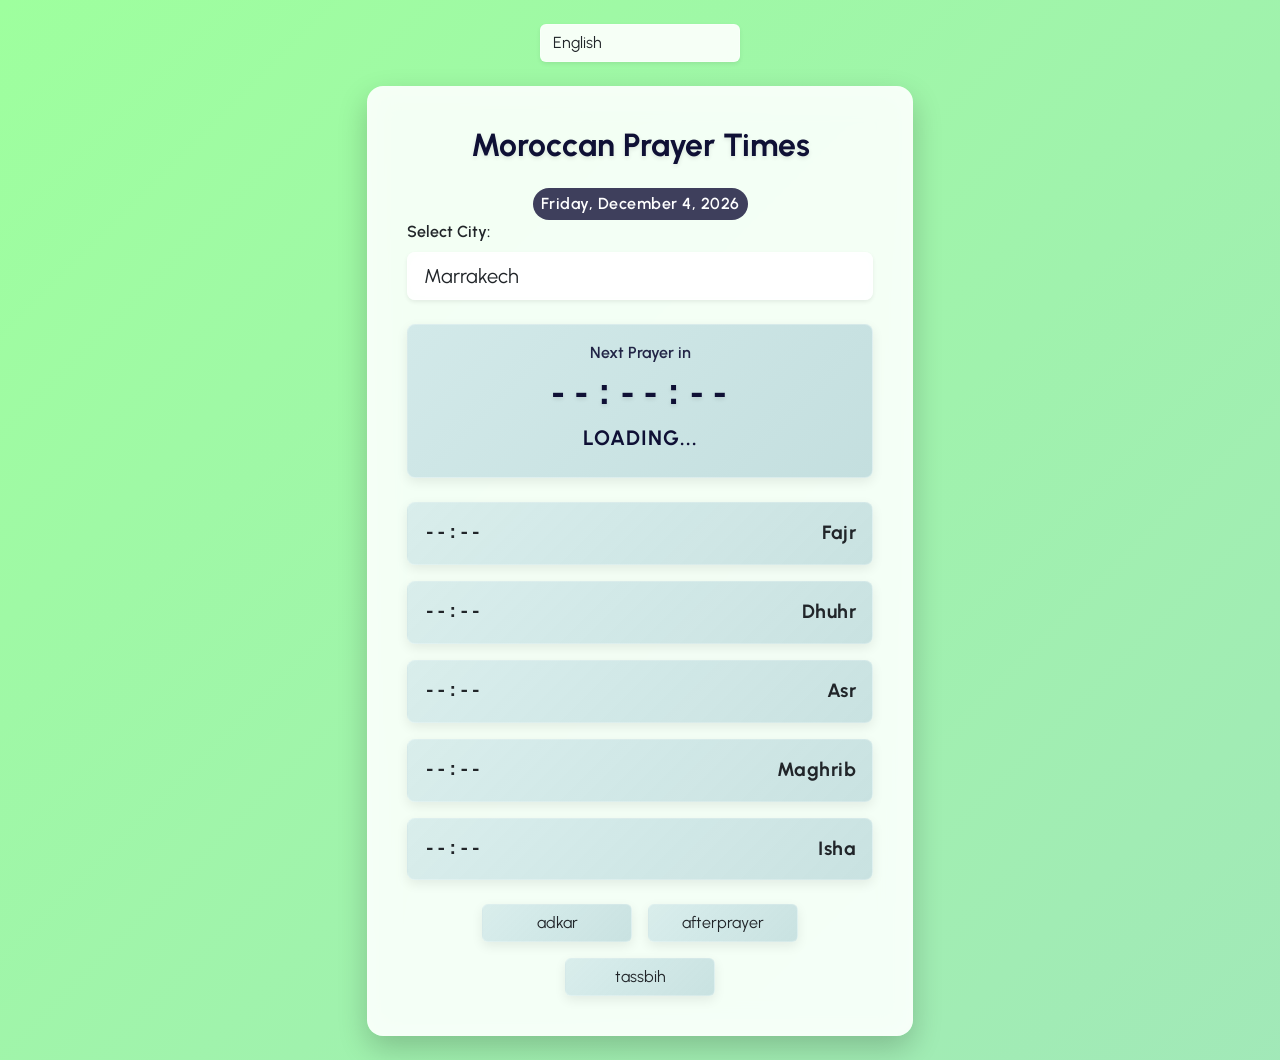
<file: index.html>
<!DOCTYPE html>
<html lang="en">
  <head>
    <meta charset="UTF-8" />
    <meta name="viewport" content="width=device-width, initial-scale=1.0" />
    <title>Moroccan Prayer Times</title>
    <link
      href="https://cdn.jsdelivr.net/npm/bootstrap@5.3.0/dist/css/bootstrap.min.css"
      rel="stylesheet"
    />
    <link rel="icon" href="praying.png" type="image/x-icon" />
    <link rel="preconnect" href="https://fonts.googleapis.com" />
    <link rel="preconnect" href="https://fonts.gstatic.com" crossorigin />
    <link
      href="https://fonts.googleapis.com/css2?family=Amiri:ital@0;1&family=Urbanist:ital,wght@0,600;1,600&display=swap"
      rel="stylesheet"
    />
    <link rel="stylesheet" href="style.css" />
  </head>
  <body class="d-flex align-items-center justify-content-center py-4">
    <div class="container">
      <div class="row justify-content-center">
        <div class="col-12 col-md-8 col-lg-6">
          <!-- Language Selector -->
          <div class="language-selector mb-4">
            <select id="language" class="form-select shadow-sm">
              <option value="en">English</option>
              <option value="fr">Français</option>
              <option value="ar">العربية</option>
            </select>
          </div>

          <div class="card prayer-card border-0 rounded-4 p-3 p-md-4">
            <div class="card-body">
              <h1 class="card-title app-title text-center mb-4" id="app-title">
                Moroccan Prayer Times
              </h1>

              <!-- Current Date Display -->
              <div class="mt-3 text-center">
                <div
                  class="badge bg-primary bg-opacity-75 text-white fs-6 p-2 rounded-pill"
                  id="current-date"
                >
                  Loading date...
                </div>
              </div>

              <!-- City Selection -->
              <div class="mb-4">
                <label for="city" class="form-label fw-semibold" id="city-label"
                  >Select City:</label
                >
                <select id="city" class="form-select form-select-lg shadow-sm">
                  <option value="Marrakech">Marrakech</option>
                  <option value="Casablanca">Casablanca</option>
                  <option value="Rabat">Rabat</option>
                  <option value="Salé">Salé</option>
                  <option value="Fès">Fès</option>
                  <option value="Tanger">Tanger</option>
                  <option value="Agadir">Agadir</option>
                  <option value="Meknès">Meknès</option>
                  <option value="Oujda">Oujda</option>
                  <option value="Tetouan">Tetouan</option>
                  <option value="Al Hoceima">Al Hoceima</option>
                  <option value="Ouarzazate">Ouarzazate</option>
                </select>
              </div>

              <!-- Countdown Section -->
              <div class="countdown-section rounded-3 p-3 mb-4 text-center">
                <p class="countdown-label mb-1" id="countdown-label">
                  Next Prayer in
                </p>
                <p class="countdown-timer mb-0" id="countdown">--:--:--</p>
                <p class="next-prayer-name mb-2" id="next-prayer-name">
                  Loading...
                </p>
              </div>

              <!-- Prayer Times -->
              <div class="prayer-times">
                <div
                  class="prayer-time d-flex justify-content-between align-items-center rounded-3 p-3 mb-3"
                  id="fajr"
                >
                  <span class="prayer-hour" id="fajr-time">--:--</span>
                  <span class="prayer-name" id="fajr-label">Fajr</span>
                </div>
                <div
                  class="prayer-time d-flex justify-content-between align-items-center rounded-3 p-3 mb-3"
                  id="dhuhr"
                >
                  <span class="prayer-hour" id="dhuhr-time">--:--</span>
                  <span class="prayer-name" id="dhuhr-label">Dhuhr</span>
                </div>
                <div
                  class="prayer-time d-flex justify-content-between align-items-center rounded-3 p-3 mb-3"
                  id="asr"
                >
                  <span class="prayer-hour" id="asr-time">--:--</span>
                  <span class="prayer-name" id="asr-label">Asr</span>
                </div>
                <div
                  class="prayer-time d-flex justify-content-between align-items-center rounded-3 p-3 mb-3"
                  id="maghrib"
                >
                  <span class="prayer-hour" id="maghrib-time">--:--</span>
                  <span class="prayer-name" id="maghrib-label">Maghrib</span>
                </div>
                <div
                  class="prayer-time d-flex justify-content-between align-items-center rounded-3 p-3"
                  id="isha"
                >
                  <span class="prayer-hour" id="isha-time">--:--</span>
                  <span class="prayer-name" id="isha-label">Isha</span>
                </div>
                <br />
                <div class="d-flex flex-wrap justify-content-center gap-3">
                  <a href="adkarAr.html">
                    <button class="btn prayer-time" style="width: 150px">
                      adkar
                    </button>
                  </a>
                  <a href="afterprayerAr.html">
                    <button class="btn prayer-time" style="width: 150px">
                      afterprayer
                    </button>
                  </a>
                  <a href="tassbih.html">
                    <button class="btn prayer-time" style="width: 150px">
                      tassbih
                    </button>
                  </a>
                </div>
              </div>
            </div>
          </div>
        </div>
      </div>
    </div>

    <script src="https://cdn.jsdelivr.net/npm/bootstrap@5.3.0/dist/js/bootstrap.bundle.min.js"></script>
    <script src="script.js"></script>
  </body>
</html>
</file>
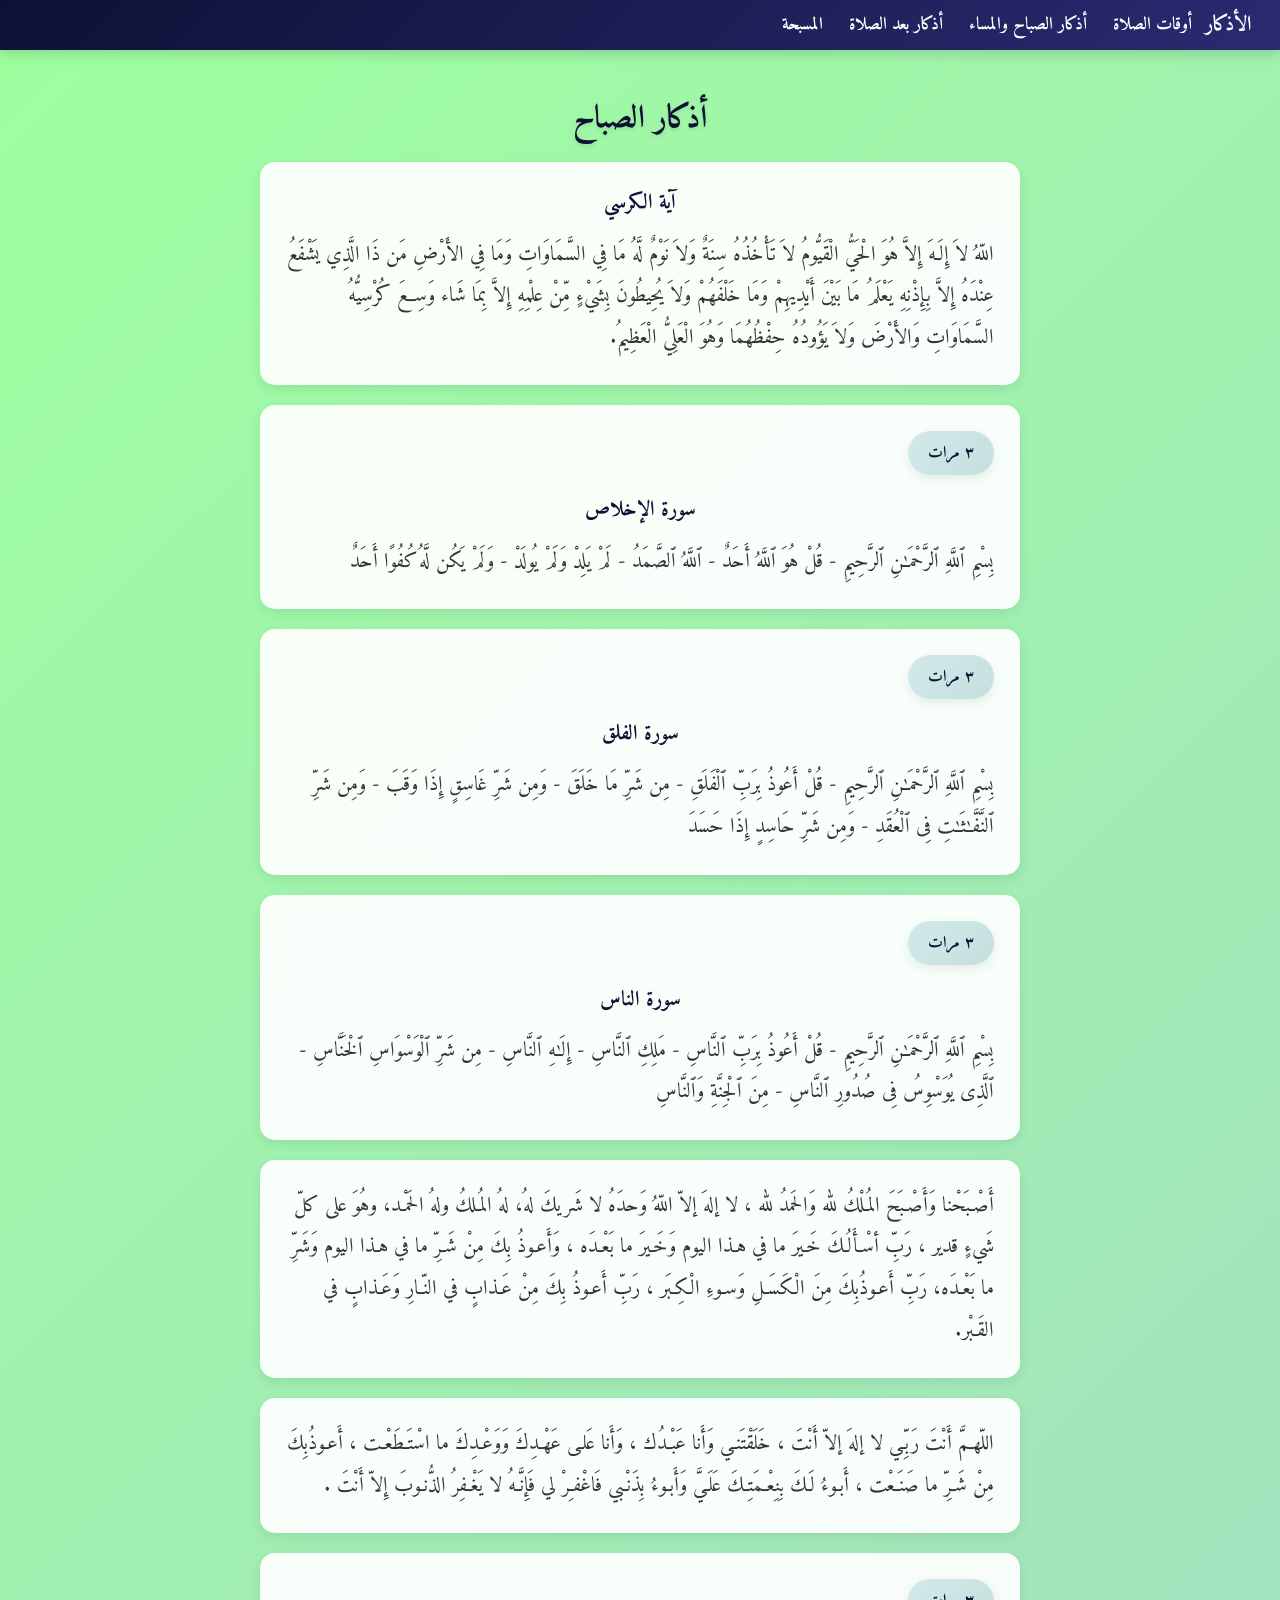
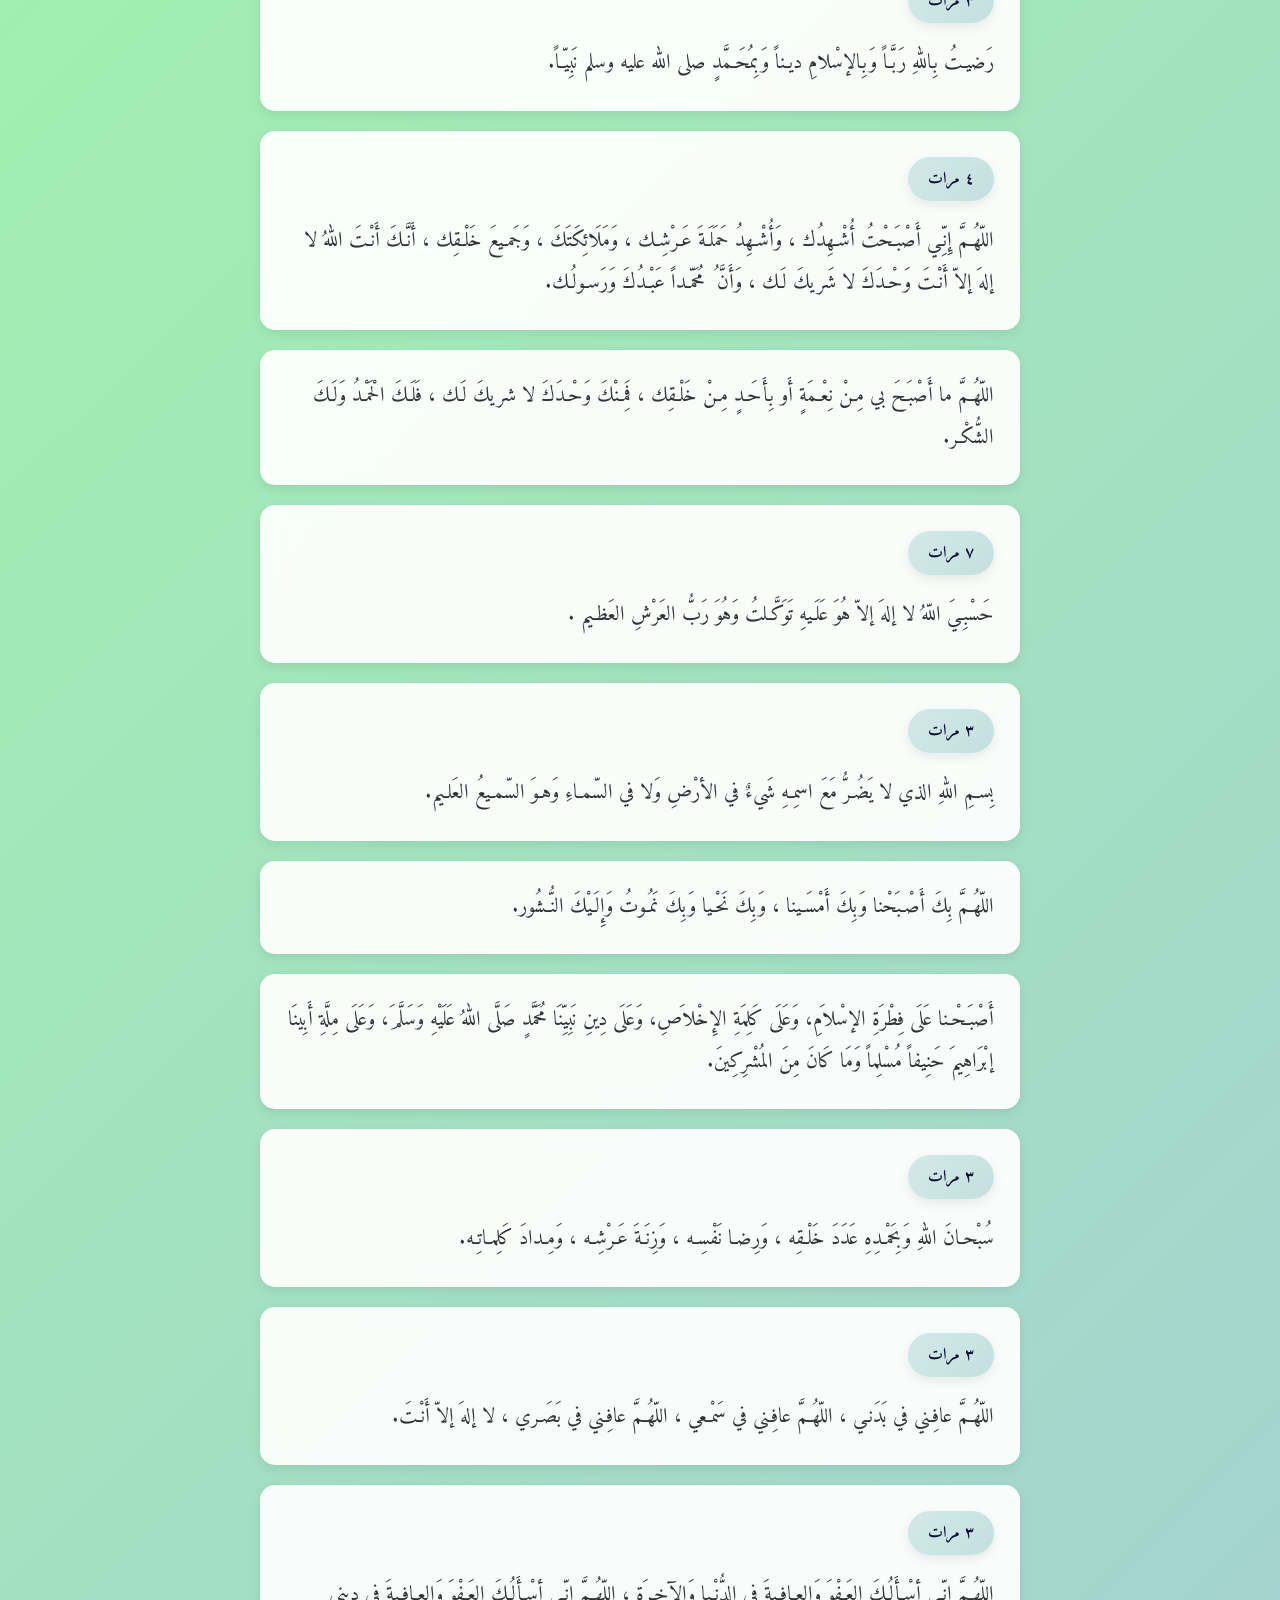
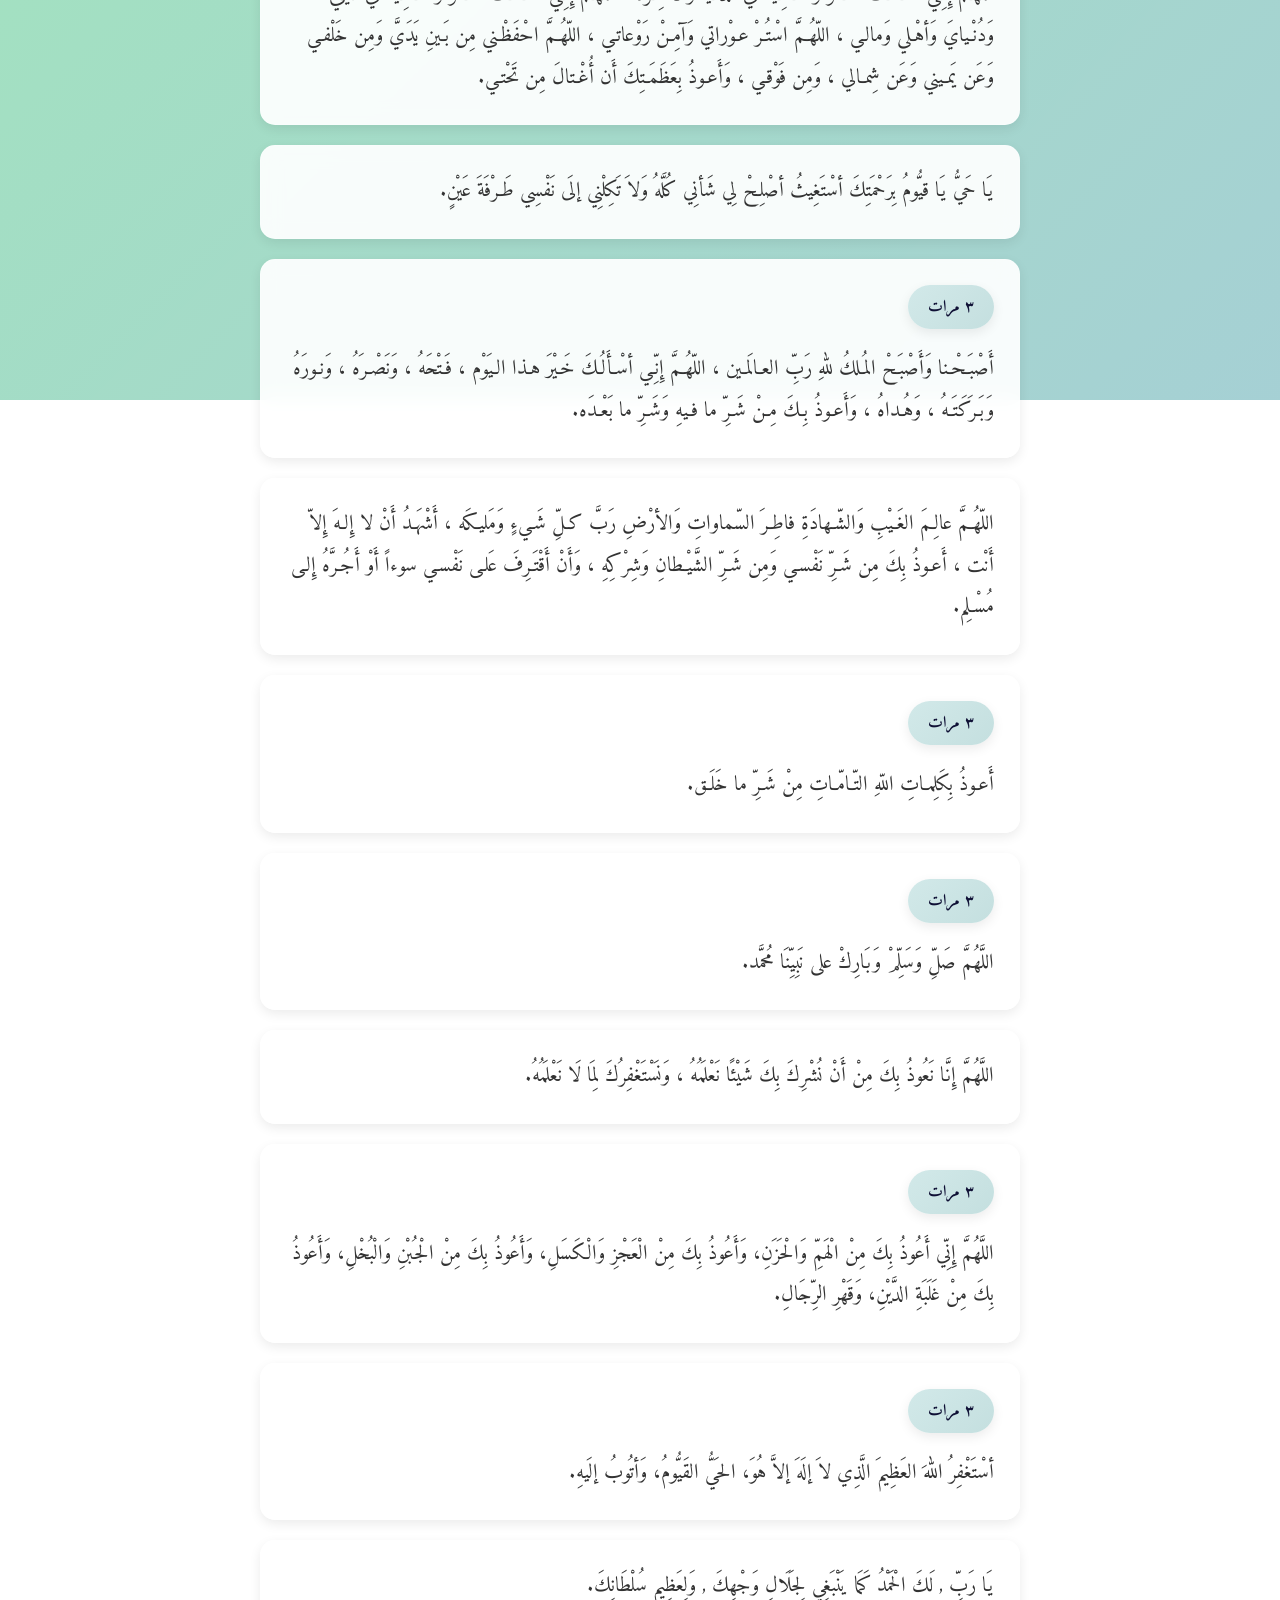
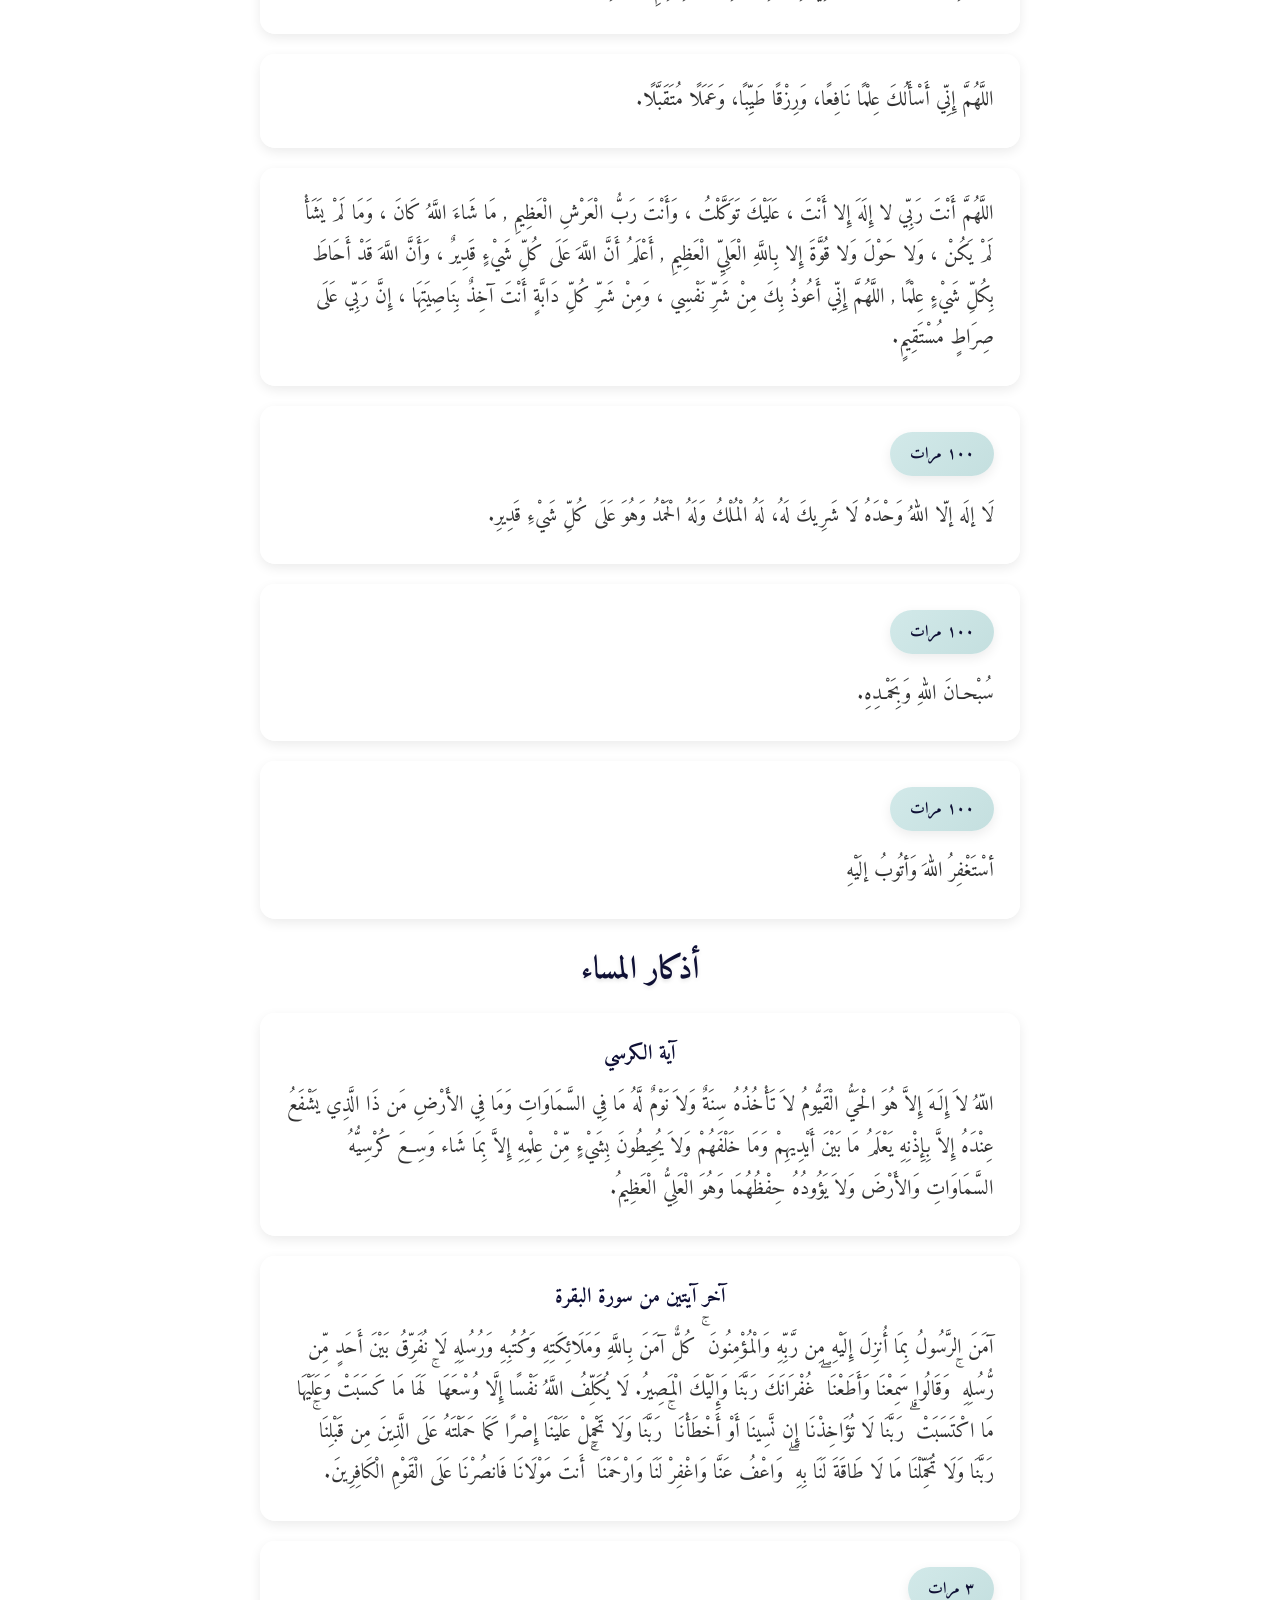
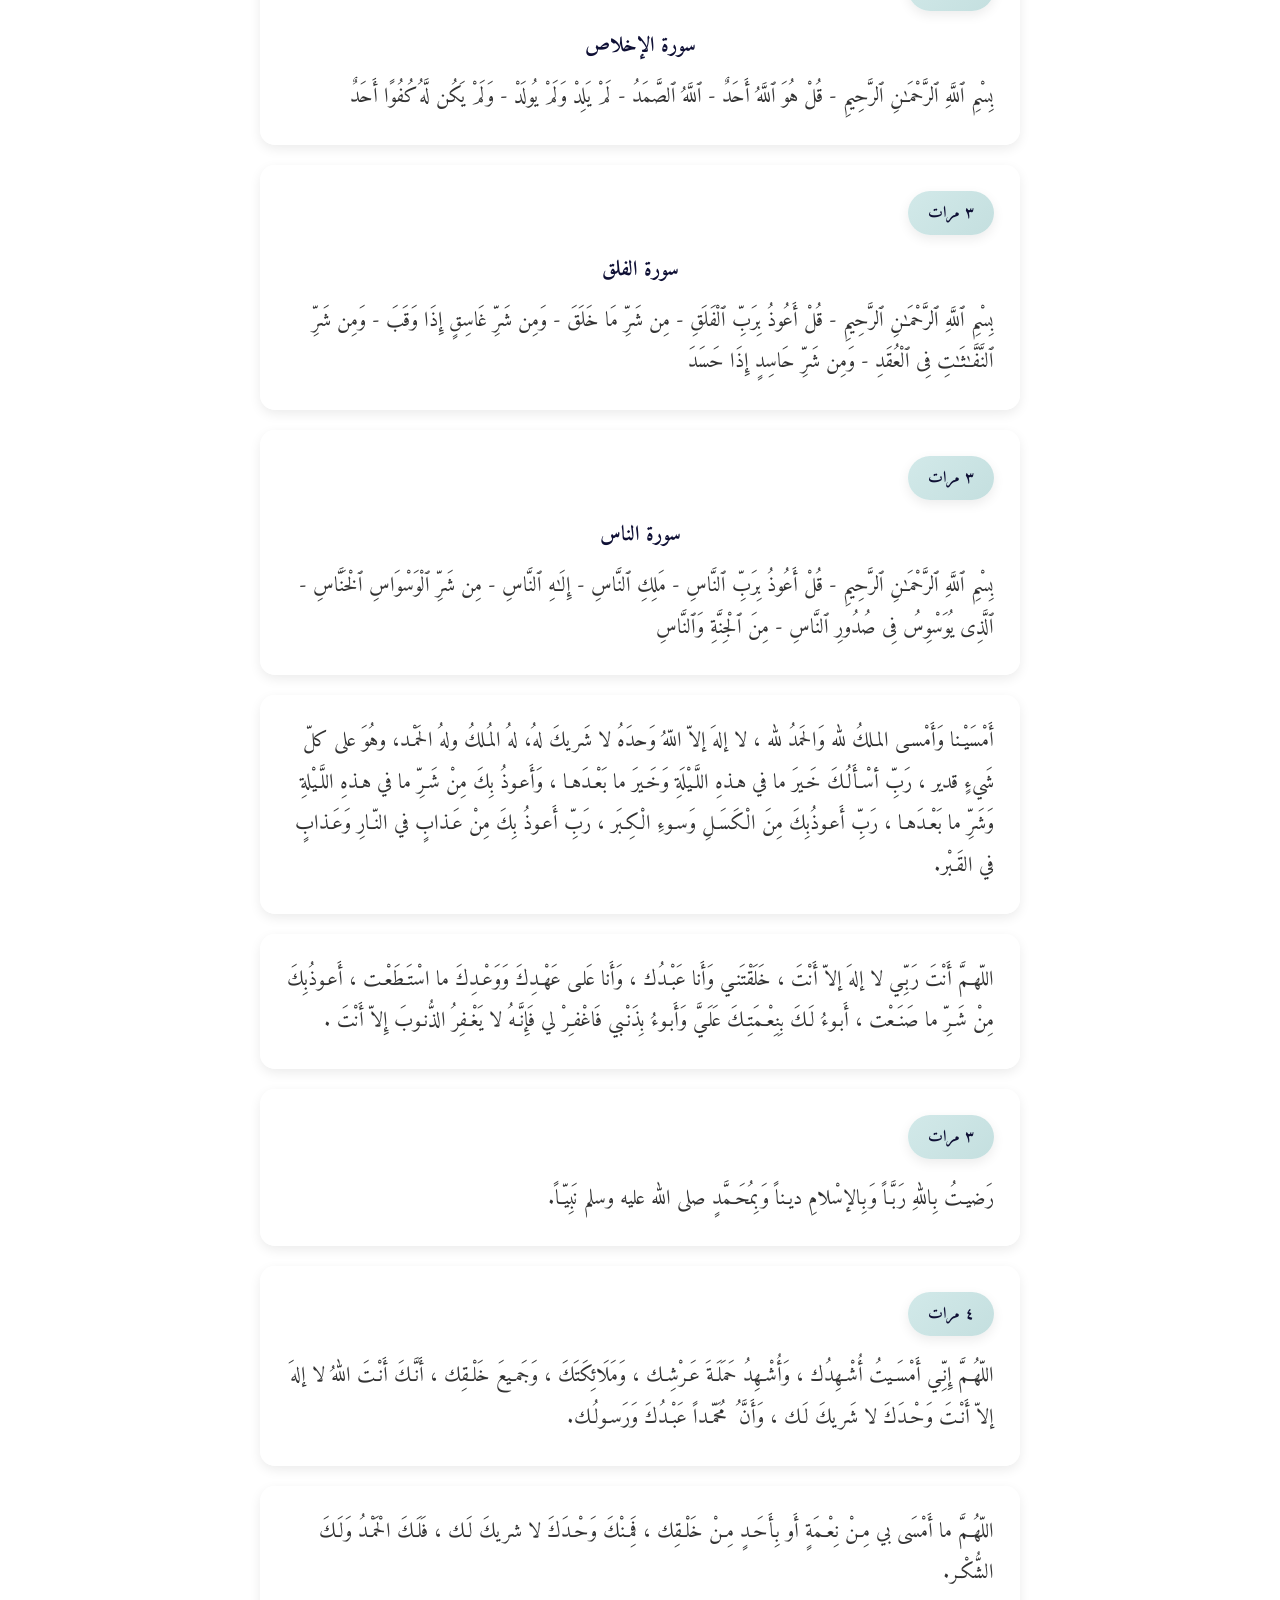
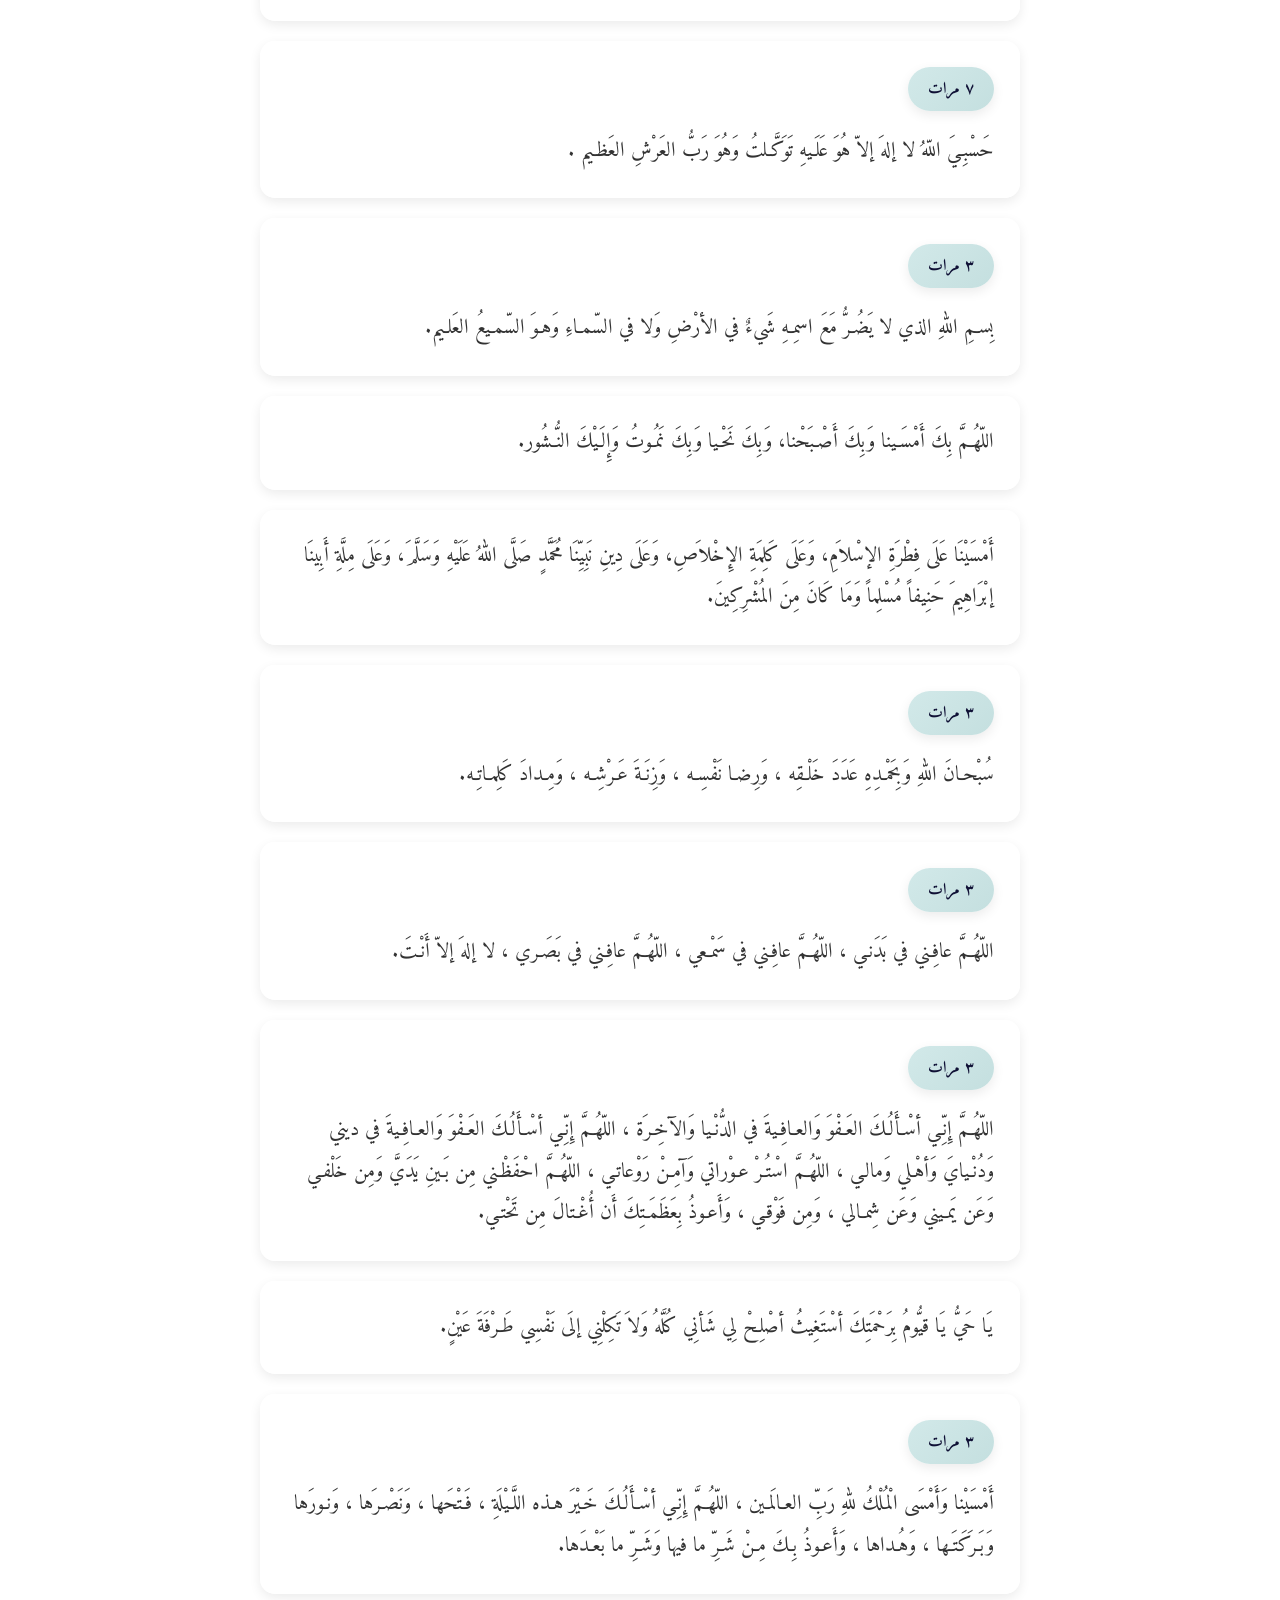
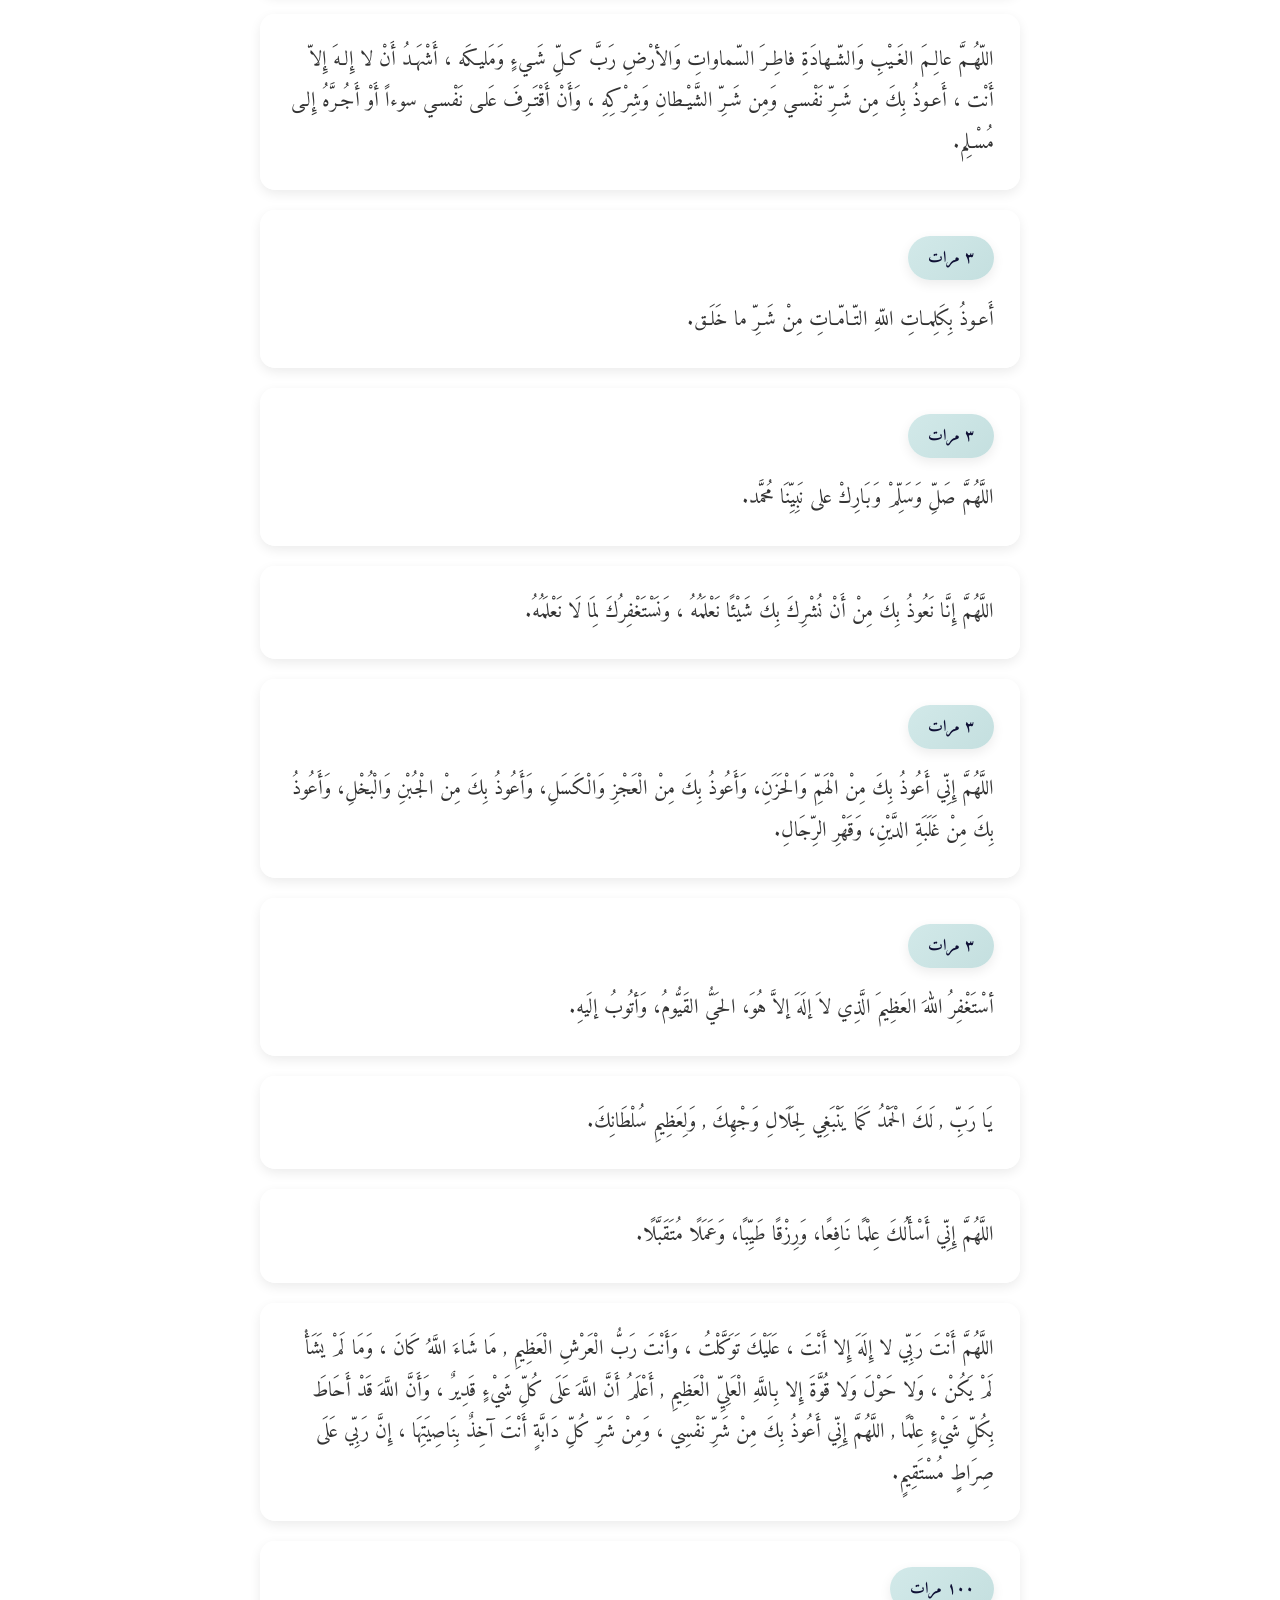
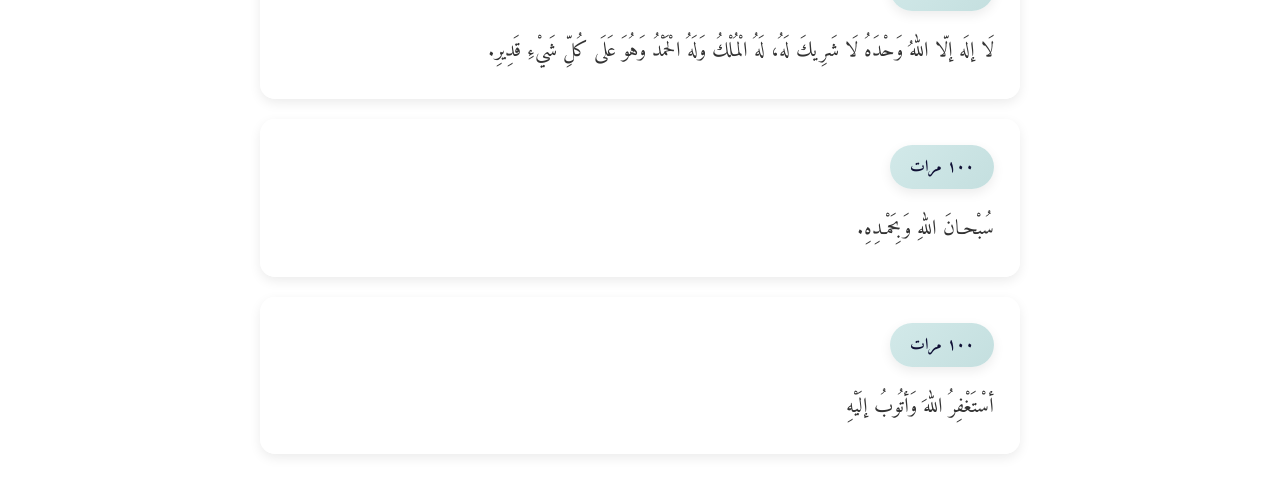
<file: adkarAr.html>
<!DOCTYPE html>
<html lang="ar" dir="rtl">
  <head>
    <meta charset="UTF-8" />
    <meta name="viewport" content="width=device-width, initial-scale=1.0" />
    <title>الأذكار الصباح و المساء</title>
    <link rel="icon" href="Logo.png" />
    <link
      href="https://cdn.jsdelivr.net/npm/bootstrap@5.3.0/dist/css/bootstrap.min.css"
      rel="stylesheet"
    />
    <link rel="preconnect" href="https://fonts.googleapis.com" />
    <link rel="preconnect" href="https://fonts.gstatic.com" crossorigin />
    <link
      href="https://fonts.googleapis.com/css2?family=Amiri:ital@0;1&family=Urbanist:ital,wght@0,600;1,600&display=swap"
      rel="stylesheet"
    />
    <link rel="stylesheet" href="style.css" />
    <style>
      :root {
        --primary-color: #0f1035;
        --secondary-color: #d2e9e9;
        --accent-color: #c4dfdf;
        --text-color: #333;
        --card-bg: rgba(255, 255, 255, 0.92);
        --gradient-start: rgba(0, 255, 0, 0.382);
        --gradient-end: rgba(0, 0, 255, 0.328);
        --shadow-light: 0 4px 12px rgba(0, 0, 0, 0.08);
        --shadow-medium: 0 8px 20px rgba(0, 0, 0, 0.15);
        --transition: all 0.3s ease;
      }

      body {
        font-family: "Amiri", serif;
        background: linear-gradient(
          135deg,
          var(--gradient-start),
          var(--gradient-end)
        );
        background-size: 400% 400%;
        background-repeat: no-repeat;
        background-attachment: fixed;
        animation: gradientShift 15s ease infinite;
        min-height: 100vh;
        padding: 20px 0;
        margin: 0;
      }

      .main-container {
        max-width: 800px;
        margin: 80px auto 20px;
        padding: 0 20px;
      }

      .section-title {
        color: var(--primary-color);
        font-weight: 700;
        text-align: center;
        margin: 2rem 0 1.5rem 0;
        font-size: 2rem;
        text-shadow: 0 2px 4px rgba(0, 0, 0, 0.1);
      }

      .supplication-card {
        background-color: var(--card-bg);
        border-radius: 15px;
        padding: 25px;
        margin-bottom: 20px;
        box-shadow: var(--shadow-light);
        border: 1px solid rgba(255, 255, 255, 0.2);
        backdrop-filter: blur(10px);
        transition: var(--transition);
        position: relative;
        overflow: hidden;
      }

      .supplication-card::before {
        content: "";
        position: absolute;
        top: 0;
        right: 0;
        width: 4px;
        height: 100%;
        background: var(--primary-color);
        transform: scaleY(0);
        transition: transform 0.3s ease;
      }

      .supplication-card:hover::before {
        transform: scaleY(1);
      }

      .supplication-card:hover {
        transform: translateY(-5px);
        box-shadow: var(--shadow-medium);
      }

      .supplication-text {
        font-size: 1.3rem;
        line-height: 2;
        color: var(--text-color);
        text-align: right;
        margin-bottom: 0;
      }

      .repetition-badge {
        background: linear-gradient(
          135deg,
          var(--secondary-color),
          var(--accent-color)
        );
        color: var(--primary-color);
        padding: 10px 20px;
        border-radius: 25px;
        font-weight: 700;
        font-size: 1rem;
        margin-bottom: 20px;
        display: inline-block;
        box-shadow: var(--shadow-light);
      }

      .sura-title,
      .ayah-title {
        color: var(--primary-color);
        font-weight: 700;
        font-size: 1.3rem;
        margin-bottom: 15px;
        text-align: center;
      }

      .navigation-header {
        background: linear-gradient(135deg, var(--primary-color), #2a2a72);
        color: white;
        padding: 0;
        position: fixed;
        top: 0;
        left: 0;
        width: 100%;
        z-index: 1000;
        box-shadow: 0 4px 12px rgba(0, 0, 0, 0.15);
      }

      .navbar-brand {
        color: white !important;
        font-weight: 700;
        font-size: 1.3rem;
        font-family: "Amiri", serif;
      }

      .nav-link {
        color: white !important;
        font-weight: 600;
        padding: 12px 25px;
        border-radius: 25px;
        transition: var(--transition);
        margin: 0 5px;
        text-decoration: none;
        font-family: "Amiri", serif;
        font-size: 1.1rem;
        text-align: center;
      }

      .nav-link:hover {
        background-color: rgba(255, 255, 255, 0.2);
        transform: translateY(-2px);
      }

      .navbar-toggler {
        border: none;
        padding: 8px 12px;
      }

      .navbar-toggler:focus {
        box-shadow: none;
      }

      .navbar-toggler-icon {
        background-image: url("data:image/svg+xml,%3csvg xmlns='http://www.w3.org/2000/svg' viewBox='0 0 30 30'%3e%3cpath stroke='rgba%28255, 255, 255, 1%29' stroke-linecap='round' stroke-miterlimit='10' stroke-width='2' d='M4 7h22M4 15h22M4 23h22'/%3e%3c/svg%3e");
      }

      @media (max-width: 768px) {
        .section-title {
          font-size: 1.7rem;
        }

        .supplication-text {
          font-size: 1.2rem;
          line-height: 1.9;
        }

        .supplication-card {
          padding: 20px;
        }

        .main-container {
          margin-top: 100px;
        }

        .nav-link {
          padding: 10px 15px;
          font-size: 1rem;
        }
      }

      @media (max-width: 576px) {
        body {
          padding: 10px 0;
        }

        .section-title {
          font-size: 1.5rem;
          margin: 1.5rem 0 1rem 0;
        }

        .supplication-text {
          font-size: 1.1rem;
          line-height: 1.8;
        }

        .supplication-card {
          padding: 15px;
          border-radius: 12px;
        }

        .repetition-badge {
          font-size: 0.9rem;
          padding: 8px 16px;
        }
      }
    </style>
  </head>
  <body>
    <!-- Navigation Header -->
    <nav class="navbar navbar-expand-lg navigation-header">
      <div class="container-fluid">
        <a class="navbar-brand" href="index.html">الأذكار</a>
        <button
          class="navbar-toggler"
          type="button"
          data-bs-toggle="collapse"
          data-bs-target="#navbarNav"
          aria-controls="navbarNav"
          aria-expanded="false"
          aria-label="Toggle navigation"
        >
          <span class="navbar-toggler-icon"></span>
        </button>
        <div class="collapse navbar-collapse" id="navbarNav">
          <div class="navbar-nav ms-auto">
            <a href="index.html" class="nav-link">أوقات الصلاة</a>
            <a href="adkarAr.html" class="nav-link">أذكار الصباح والمساء</a>
            <a href="afterprayerAr.html" class="nav-link">أذكار بعد الصلاة</a>
            <a href="tassbih.html" class="nav-link">المسبحة</a>
          </div>
        </div>
      </div>
    </nav>

    <div class="main-container">
      <!-- Morning Adhkar Section -->
      <h1 class="section-title" id="scrollspyHeading1">أذكار الصباح</h1>

      <div class="supplication-card">
        <div class="ayah-title">آية الكرسي</div>
        <p class="supplication-text">
          اللّهُ لاَ إِلَـهَ إِلاَّ هُوَ الْحَيُّ الْقَيُّومُ لاَ تَأْخُذُهُ
          سِنَةٌ وَلاَ نَوْمٌ لَّهُ مَا فِي السَّمَاوَاتِ وَمَا فِي الأَرْضِ مَن
          ذَا الَّذِي يَشْفَعُ عِنْدَهُ إِلاَّ بِإِذْنِهِ يَعْلَمُ مَا بَيْنَ
          أَيْدِيهِمْ وَمَا خَلْفَهُمْ وَلاَ يُحِيطُونَ بِشَيْءٍ مِّنْ عِلْمِهِ
          إِلاَّ بِمَا شَاء وَسِعَ كُرْسِيُّهُ السَّمَاوَاتِ وَالأَرْضَ وَلاَ
          يَؤُودُهُ حِفْظُهُمَا وَهُوَ الْعَلِيُّ الْعَظِيمُ.
        </p>
      </div>

      <div class="supplication-card">
        <div class="repetition-badge">٣ مرات</div>
        <div class="sura-title">سورة الإخلاص</div>
        <p class="supplication-text">
          بِسْمِ ٱللَّهِ ٱلرَّحْمَـٰنِ ٱلرَّحِيمِ - قُلْ هُوَ ٱللَّهُ أَحَدٌ -
          ٱللَّهُ ٱلصَّمَدُ - لَمْ يَلِدْ وَلَمْ يُولَدْ - وَلَمْ يَكُن لَّهُ
          كُفُوًا أَحَدٌ
        </p>
      </div>

      <div class="supplication-card">
        <div class="repetition-badge">٣ مرات</div>
        <div class="sura-title">سورة الفلق</div>
        <p class="supplication-text">
          بِسْمِ ٱللَّهِ ٱلرَّحْمَـٰنِ ٱلرَّحِيمِ - قُلْ أَعُوذُ بِرَبِّ
          ٱلْفَلَقِ - مِن شَرِّ مَا خَلَقَ - وَمِن شَرِّ غَاسِقٍ إِذَا وَقَبَ -
          وَمِن شَرِّ ٱلنَّفَّـٰثَـٰتِ فِى ٱلْعُقَدِ - وَمِن شَرِّ حَاسِدٍ إِذَا
          حَسَدَ
        </p>
      </div>

      <div class="supplication-card">
        <div class="repetition-badge">٣ مرات</div>
        <div class="sura-title">سورة الناس</div>
        <p class="supplication-text">
          بِسْمِ ٱللَّهِ ٱلرَّحْمَـٰنِ ٱلرَّحِيمِ - قُلْ أَعُوذُ بِرَبِّ
          ٱلنَّاسِ - مَلِكِ ٱلنَّاسِ - إِلَـٰهِ ٱلنَّاسِ - مِن شَرِّ
          ٱلْوَسْوَاسِ ٱلْخَنَّاسِ - ٱلَّذِى يُوَسْوِسُ فِى صُدُورِ ٱلنَّاسِ -
          مِنَ ٱلْجِنَّةِ وَٱلنَّاسِ
        </p>
      </div>

      <div class="supplication-card">
        <p class="supplication-text">
          أَصْـبَحْنا وَأَصْـبَحَ المُـلْكُ لله وَالحَمدُ لله ، لا إلهَ إلاّ
          اللّهُ وَحدَهُ لا شَريكَ لهُ، لهُ المُـلكُ ولهُ الحَمْـد، وهُوَ على
          كلّ شَيءٍ قدير ، رَبِّ أسْـأَلُـكَ خَـيرَ ما في هـذا اليوم وَخَـيرَ ما
          بَعْـدَه ، وَأَعـوذُ بِكَ مِنْ شَـرِّ ما في هـذا اليوم وَشَرِّ ما
          بَعْـدَه، رَبِّ أَعـوذُبِكَ مِنَ الْكَسَـلِ وَسـوءِ الْكِـبَر ، رَبِّ
          أَعـوذُ بِكَ مِنْ عَـذابٍ في النّـارِ وَعَـذابٍ في القَـبْر.
        </p>
      </div>

      <div class="supplication-card">
        <p class="supplication-text">
          اللّهـمَّ أَنْتَ رَبِّـي لا إلهَ إلاّ أَنْتَ ، خَلَقْتَنـي وَأَنا
          عَبْـدُك ، وَأَنا عَلـى عَهْـدِكَ وَوَعْـدِكَ ما اسْتَـطَعْـت ،
          أَعـوذُبِكَ مِنْ شَـرِّ ما صَنَـعْت ، أَبـوءُ لَـكَ بِنِعْـمَتِـكَ
          عَلَـيَّ وَأَبـوءُ بِذَنْـبي فَاغْفـِرْ لي فَإِنَّـهُ لا يَغْـفِرُ
          الذُّنـوبَ إِلاّ أَنْتَ .
        </p>
      </div>

      <div class="supplication-card">
        <div class="repetition-badge">٣ مرات</div>
        <p class="supplication-text">
          رَضيـتُ بِاللهِ رَبَّـاً وَبِالإسْلامِ ديـناً وَبِمُحَـمَّدٍ صلى الله
          عليه وسلم نَبِيّـاً.
        </p>
      </div>

      <div class="supplication-card">
        <div class="repetition-badge">٤ مرات</div>
        <p class="supplication-text">
          اللّهُـمَّ إِنِّـي أَصْبَـحْتُ أُشْـهِدُك ، وَأُشْـهِدُ حَمَلَـةَ
          عَـرْشِـك ، وَمَلَائِكَتَكَ ، وَجَمـيعَ خَلْـقِك ، أَنَّـكَ أَنْـتَ
          اللهُ لا إلهَ إلاّ أَنْـتَ وَحْـدَكَ لا شَريكَ لَـك ، وَأَنَّ ُ
          مُحَمّـداً عَبْـدُكَ وَرَسـولُـك.
        </p>
      </div>

      <div class="supplication-card">
        <p class="supplication-text">
          اللّهُـمَّ ما أَصْبَـحَ بي مِـنْ نِعْـمَةٍ أَو بِأَحَـدٍ مِـنْ
          خَلْـقِك ، فَمِـنْكَ وَحْـدَكَ لا شريكَ لَـك ، فَلَـكَ الْحَمْـدُ
          وَلَـكَ الشُّكْـر.
        </p>
      </div>

      <div class="supplication-card">
        <div class="repetition-badge">٧ مرات</div>
        <p class="supplication-text">
          حَسْبِـيَ اللّهُ لا إلهَ إلاّ هُوَ عَلَـيهِ تَوَكَّـلتُ وَهُوَ رَبُّ
          العَرْشِ العَظـيم .
        </p>
      </div>

      <div class="supplication-card">
        <div class="repetition-badge">٣ مرات</div>
        <p class="supplication-text">
          بِسـمِ اللهِ الذي لا يَضُـرُّ مَعَ اسمِـهِ شَيءٌ في الأرْضِ وَلا في
          السّمـاءِ وَهـوَ السّمـيعُ العَلـيم.
        </p>
      </div>

      <div class="supplication-card">
        <p class="supplication-text">
          اللّهُـمَّ بِكَ أَصْـبَحْنا وَبِكَ أَمْسَـينا ، وَبِكَ نَحْـيا وَبِكَ
          نَمُـوتُ وَإِلَـيْكَ النُّـشُور.
        </p>
      </div>

      <div class="supplication-card">
        <p class="supplication-text">
          أَصْبَـحْـنا عَلَى فِطْرَةِ الإسْلاَمِ، وَعَلَى كَلِمَةِ الإِخْلاَصِ،
          وَعَلَى دِينِ نَبِيِّنَا مُحَمَّدٍ صَلَّى اللهُ عَلَيْهِ وَسَلَّمَ،
          وَعَلَى مِلَّةِ أَبِينَا إبْرَاهِيمَ حَنِيفاً مُسْلِماً وَمَا كَانَ
          مِنَ المُشْرِكِينَ.
        </p>
      </div>

      <div class="supplication-card">
        <div class="repetition-badge">٣ مرات</div>
        <p class="supplication-text">
          سُبْحـانَ اللهِ وَبِحَمْـدِهِ عَدَدَ خَلْـقِه ، وَرِضـا نَفْسِـه ،
          وَزِنَـةَ عَـرْشِـه ، وَمِـدادَ كَلِمـاتِـه.
        </p>
      </div>

      <div class="supplication-card">
        <div class="repetition-badge">٣ مرات</div>
        <p class="supplication-text">
          اللّهُـمَّ عافِـني في بَدَنـي ، اللّهُـمَّ عافِـني في سَمْـعي ،
          اللّهُـمَّ عافِـني في بَصَـري ، لا إلهَ إلاّ أَنْـتَ.
        </p>
      </div>

      <div class="supplication-card">
        <div class="repetition-badge">٣ مرات</div>
        <p class="supplication-text">
          اللّهُـمَّ إِنِّـي أسْـأَلُـكَ العَـفْوَ وَالعـافِـيةَ في الدُّنْـيا
          وَالآخِـرَة ، اللّهُـمَّ إِنِّـي أسْـأَلُـكَ العَـفْوَ وَالعـافِـيةَ
          في ديني وَدُنْـيايَ وَأهْـلي وَمالـي ، اللّهُـمَّ اسْتُـرْ عـوْراتي
          وَآمِـنْ رَوْعاتـي ، اللّهُـمَّ احْفَظْـني مِن بَـينِ يَدَيَّ وَمِن
          خَلْفـي وَعَن يَمـيني وَعَن شِمـالي ، وَمِن فَوْقـي ، وَأَعـوذُ
          بِعَظَمَـتِكَ أَن أُغْـتالَ مِن تَحْتـي.
        </p>
      </div>

      <div class="supplication-card">
        <p class="supplication-text">
          يَا حَيُّ يَا قيُّومُ بِرَحْمَتِكَ أسْتَغِيثُ أصْلِحْ لِي شَأنِي
          كُلَّهُ وَلاَ تَكِلْنِي إلَى نَفْسِي طَـرْفَةَ عَيْنٍ.
        </p>
      </div>

      <div class="supplication-card">
        <div class="repetition-badge">٣ مرات</div>
        <p class="supplication-text">
          أَصْبَـحْـنا وَأَصْبَـحْ المُـلكُ للهِ رَبِّ العـالَمـين ، اللّهُـمَّ
          إِنِّـي أسْـأَلُـكَ خَـيْرَ هـذا الـيَوْم ، فَـتْحَهُ ، وَنَصْـرَهُ ،
          وَنـورَهُ وَبَـرَكَتَـهُ ، وَهُـداهُ ، وَأَعـوذُ بِـكَ مِـنْ شَـرِّ ما
          فـيهِ وَشَـرِّ ما بَعْـدَه.
        </p>
      </div>

      <div class="supplication-card">
        <p class="supplication-text">
          اللّهُـمَّ عالِـمَ الغَـيْبِ وَالشّـهادَةِ فاطِـرَ السّماواتِ
          وَالأرْضِ رَبَّ كـلِّ شَـيءٍ وَمَليـكَه ، أَشْهَـدُ أَنْ لا إِلـهَ
          إِلاّ أَنْت ، أَعـوذُ بِكَ مِن شَـرِّ نَفْسـي وَمِن شَـرِّ
          الشَّيْـطانِ وَشِرْكِهِ ، وَأَنْ أَقْتَـرِفَ عَلـى نَفْسـي سوءاً أَوْ
          أَجُـرَّهُ إِلـى مُسْـلِم.
        </p>
      </div>

      <div class="supplication-card">
        <div class="repetition-badge">٣ مرات</div>
        <p class="supplication-text">
          أَعـوذُ بِكَلِمـاتِ اللّهِ التّـامّـاتِ مِنْ شَـرِّ ما خَلَـق.
        </p>
      </div>

      <div class="supplication-card">
        <div class="repetition-badge">٣ مرات</div>
        <p class="supplication-text">
          اللَّهُمَّ صَلِّ وَسَلِّمْ وَبَارِكْ على نَبِيِّنَا مُحمَّد.
        </p>
      </div>

      <div class="supplication-card">
        <p class="supplication-text">
          اللَّهُمَّ إِنَّا نَعُوذُ بِكَ مِنْ أَنْ نُشْرِكَ بِكَ شَيْئًا
          نَعْلَمُهُ ، وَنَسْتَغْفِرُكَ لِمَا لَا نَعْلَمُهُ.
        </p>
      </div>

      <div class="supplication-card">
        <div class="repetition-badge">٣ مرات</div>
        <p class="supplication-text">
          اللَّهُمَّ إِنِّي أَعُوذُ بِكَ مِنْ الْهَمِّ وَالْحَزَنِ، وَأَعُوذُ
          بِكَ مِنْ الْعَجْزِ وَالْكَسَلِ، وَأَعُوذُ بِكَ مِنْ الْجُبْنِ
          وَالْبُخْلِ، وَأَعُوذُ بِكَ مِنْ غَلَبَةِ الدَّيْنِ، وَقَهْرِ
          الرِّجَالِ.
        </p>
      </div>

      <div class="supplication-card">
        <div class="repetition-badge">٣ مرات</div>
        <p class="supplication-text">
          أسْتَغْفِرُ اللهَ العَظِيمَ الَّذِي لاَ إلَهَ إلاَّ هُوَ، الحَيُّ
          القَيُّومُ، وَأتُوبُ إلَيهِ.
        </p>
      </div>

      <div class="supplication-card">
        <p class="supplication-text">
          يَا رَبِّ , لَكَ الْحَمْدُ كَمَا يَنْبَغِي لِجَلَالِ وَجْهِكَ ,
          وَلِعَظِيمِ سُلْطَانِكَ.
        </p>
      </div>

      <div class="supplication-card">
        <p class="supplication-text">
          اللَّهُمَّ إِنِّي أَسْأَلُكَ عِلْمًا نَافِعًا، وَرِزْقًا طَيِّبًا،
          وَعَمَلًا مُتَقَبَّلًا.
        </p>
      </div>

      <div class="supplication-card">
        <p class="supplication-text">
          اللَّهُمَّ أَنْتَ رَبِّي لا إِلَهَ إِلا أَنْتَ ، عَلَيْكَ تَوَكَّلْتُ
          ، وَأَنْتَ رَبُّ الْعَرْشِ الْعَظِيمِ , مَا شَاءَ اللَّهُ كَانَ ،
          وَمَا لَمْ يَشَأْ لَمْ يَكُنْ ، وَلا حَوْلَ وَلا قُوَّةَ إِلا
          بِاللَّهِ الْعَلِيِّ الْعَظِيمِ , أَعْلَمُ أَنَّ اللَّهَ عَلَى كُلِّ
          شَيْءٍ قَدِيرٌ ، وَأَنَّ اللَّهَ قَدْ أَحَاطَ بِكُلِّ شَيْءٍ عِلْمًا ,
          اللَّهُمَّ إِنِّي أَعُوذُ بِكَ مِنْ شَرِّ نَفْسِي ، وَمِنْ شَرِّ كُلِّ
          دَابَّةٍ أَنْتَ آخِذٌ بِنَاصِيَتِهَا ، إِنَّ رَبِّي عَلَى صِرَاطٍ
          مُسْتَقِيمٍ.
        </p>
      </div>

      <div class="supplication-card">
        <div class="repetition-badge">١٠٠ مرات</div>
        <p class="supplication-text">
          لَا إلَه إلّا اللهُ وَحْدَهُ لَا شَرِيكَ لَهُ، لَهُ الْمُلْكُ وَلَهُ
          الْحَمْدُ وَهُوَ عَلَى كُلِّ شَيْءِ قَدِيرِ.
        </p>
      </div>

      <div class="supplication-card">
        <div class="repetition-badge">١٠٠ مرات</div>
        <p class="supplication-text">سُبْحـانَ اللهِ وَبِحَمْـدِهِ.</p>
      </div>

      <div class="supplication-card">
        <div class="repetition-badge">١٠٠ مرات</div>
        <p class="supplication-text">أسْتَغْفِرُ اللهَ وَأتُوبُ إلَيْهِ</p>
      </div>

      <!-- Evening Adhkar Section -->
      <h1 class="section-title" id="scrollspyHeading2">أذكار المساء</h1>

      <div class="supplication-card">
        <div class="ayah-title">آية الكرسي</div>
        <p class="supplication-text">
          اللّهُ لاَ إِلَـهَ إِلاَّ هُوَ الْحَيُّ الْقَيُّومُ لاَ تَأْخُذُهُ
          سِنَةٌ وَلاَ نَوْمٌ لَّهُ مَا فِي السَّمَاوَاتِ وَمَا فِي الأَرْضِ مَن
          ذَا الَّذِي يَشْفَعُ عِنْدَهُ إِلاَّ بِإِذْنِهِ يَعْلَمُ مَا بَيْنَ
          أَيْدِيهِمْ وَمَا خَلْفَهُمْ وَلاَ يُحِيطُونَ بِشَيْءٍ مِّنْ عِلْمِهِ
          إِلاَّ بِمَا شَاء وَسِعَ كُرْسِيُّهُ السَّمَاوَاتِ وَالأَرْضَ وَلاَ
          يَؤُودُهُ حِفْظُهُمَا وَهُوَ الْعَلِيُّ الْعَظِيمُ.
        </p>
      </div>

      <div class="supplication-card">
        <div class="ayah-title">آخر آيتين من سورة البقرة</div>
        <p class="supplication-text">
          آمَنَ الرَّسُولُ بِمَا أُنزِلَ إِلَيْهِ مِن رَّبِّهِ وَالْمُؤْمِنُونَ
          ۚ كُلٌّ آمَنَ بِاللَّهِ وَمَلَائِكَتِهِ وَكُتُبِهِ وَرُسُلِهِ لَا
          نُفَرِّقُ بَيْنَ أَحَدٍ مِّن رُّسُلِهِ ۚ وَقَالُوا سَمِعْنَا
          وَأَطَعْنَا ۖ غُفْرَانَكَ رَبَّنَا وَإِلَيْكَ الْمَصِيرُ. لَا
          يُكَلِّفُ اللَّهُ نَفْسًا إِلَّا وُسْعَهَا ۚ لَهَا مَا كَسَبَتْ
          وَعَلَيْهَا مَا اكْتَسَبَتْ ۗ رَبَّنَا لَا تُؤَاخِذْنَا إِن نَّسِينَا
          أَوْ أَخْطَأْنَا ۚ رَبَّنَا وَلَا تَحْمِلْ عَلَيْنَا إِصْرًا كَمَا
          حَمَلْتَهُ عَلَى الَّذِينَ مِن قَبْلِنَا ۚ رَبَّنَا وَلَا تُحَمِّلْنَا
          مَا لَا طَاقَةَ لَنَا بِهِ ۖ وَاعْفُ عَنَّا وَاغْفِرْ لَنَا
          وَارْحَمْنَا ۚ أَنتَ مَوْلَانَا فَانصُرْنَا عَلَى الْقَوْمِ
          الْكَافِرِينَ.
        </p>
      </div>

      <div class="supplication-card">
        <div class="repetition-badge">٣ مرات</div>
        <div class="sura-title">سورة الإخلاص</div>
        <p class="supplication-text">
          بِسْمِ ٱللَّهِ ٱلرَّحْمَـٰنِ ٱلرَّحِيمِ - قُلْ هُوَ ٱللَّهُ أَحَدٌ -
          ٱللَّهُ ٱلصَّمَدُ - لَمْ يَلِدْ وَلَمْ يُولَدْ - وَلَمْ يَكُن لَّهُ
          كُفُوًا أَحَدٌ
        </p>
      </div>

      <div class="supplication-card">
        <div class="repetition-badge">٣ مرات</div>
        <div class="sura-title">سورة الفلق</div>
        <p class="supplication-text">
          بِسْمِ ٱللَّهِ ٱلرَّحْمَـٰنِ ٱلرَّحِيمِ - قُلْ أَعُوذُ بِرَبِّ
          ٱلْفَلَقِ - مِن شَرِّ مَا خَلَقَ - وَمِن شَرِّ غَاسِقٍ إِذَا وَقَبَ -
          وَمِن شَرِّ ٱلنَّفَّـٰثَـٰتِ فِى ٱلْعُقَدِ - وَمِن شَرِّ حَاسِدٍ إِذَا
          حَسَدَ
        </p>
      </div>

      <div class="supplication-card">
        <div class="repetition-badge">٣ مرات</div>
        <div class="sura-title">سورة الناس</div>
        <p class="supplication-text">
          بِسْمِ ٱللَّهِ ٱلرَّحْمَـٰنِ ٱلرَّحِيمِ - قُلْ أَعُوذُ بِرَبِّ
          ٱلنَّاسِ - مَلِكِ ٱلنَّاسِ - إِلَـٰهِ ٱلنَّاسِ - مِن شَرِّ
          ٱلْوَسْوَاسِ ٱلْخَنَّاسِ - ٱلَّذِى يُوَسْوِسُ فِى صُدُورِ ٱلنَّاسِ -
          مِنَ ٱلْجِنَّةِ وَٱلنَّاسِ
        </p>
      </div>

      <div class="supplication-card">
        <p class="supplication-text">
          أَمْسَيْـنا وَأَمْسـى المـلكُ لله وَالحَمدُ لله ، لا إلهَ إلاّ اللّهُ
          وَحدَهُ لا شَريكَ لهُ، لهُ المُـلكُ ولهُ الحَمْـد، وهُوَ على كلّ شَيءٍ
          قدير ، رَبِّ أسْـأَلُـكَ خَـيرَ ما في هـذهِ اللَّـيْلَةِ وَخَـيرَ ما
          بَعْـدَهـا ، وَأَعـوذُ بِكَ مِنْ شَـرِّ ما في هـذهِ اللَّـيْلةِ
          وَشَرِّ ما بَعْـدَهـا ، رَبِّ أَعـوذُبِكَ مِنَ الْكَسَـلِ وَسـوءِ
          الْكِـبَر ، رَبِّ أَعـوذُ بِكَ مِنْ عَـذابٍ في النّـارِ وَعَـذابٍ في
          القَـبْر.
        </p>
      </div>

      <div class="supplication-card">
        <p class="supplication-text">
          اللّهـمَّ أَنْتَ رَبِّـي لا إلهَ إلاّ أَنْتَ ، خَلَقْتَنـي وَأَنا
          عَبْـدُك ، وَأَنا عَلـى عَهْـدِكَ وَوَعْـدِكَ ما اسْتَـطَعْـت ،
          أَعـوذُبِكَ مِنْ شَـرِّ ما صَنَـعْت ، أَبـوءُ لَـكَ بِنِعْـمَتِـكَ
          عَلَـيَّ وَأَبـوءُ بِذَنْـبي فَاغْفـِرْ لي فَإِنَّـهُ لا يَغْـفِرُ
          الذُّنـوبَ إِلاّ أَنْتَ .
        </p>
      </div>

      <div class="supplication-card">
        <div class="repetition-badge">٣ مرات</div>
        <p class="supplication-text">
          رَضيـتُ بِاللهِ رَبَّـاً وَبِالإسْلامِ ديـناً وَبِمُحَـمَّدٍ صلى الله
          عليه وسلم نَبِيّـاً.
        </p>
      </div>

      <div class="supplication-card">
        <div class="repetition-badge">٤ مرات</div>
        <p class="supplication-text">
          اللّهُـمَّ إِنِّـي أَمْسَـيتُ أُشْـهِدُك ، وَأُشْـهِدُ حَمَلَـةَ
          عَـرْشِـك ، وَمَلَائِكَتَكَ ، وَجَمـيعَ خَلْـقِك ، أَنَّـكَ أَنْـتَ
          اللهُ لا إلهَ إلاّ أَنْـتَ وَحْـدَكَ لا شَريكَ لَـك ، وَأَنَّ ُ
          مُحَمّـداً عَبْـدُكَ وَرَسـولُـك.
        </p>
      </div>

      <div class="supplication-card">
        <p class="supplication-text">
          اللّهُـمَّ ما أَمْسَى بي مِـنْ نِعْـمَةٍ أَو بِأَحَـدٍ مِـنْ خَلْـقِك
          ، فَمِـنْكَ وَحْـدَكَ لا شريكَ لَـك ، فَلَـكَ الْحَمْـدُ وَلَـكَ
          الشُّكْـر.
        </p>
      </div>

      <div class="supplication-card">
        <div class="repetition-badge">٧ مرات</div>
        <p class="supplication-text">
          حَسْبِـيَ اللّهُ لا إلهَ إلاّ هُوَ عَلَـيهِ تَوَكَّـلتُ وَهُوَ رَبُّ
          العَرْشِ العَظـيم .
        </p>
      </div>

      <div class="supplication-card">
        <div class="repetition-badge">٣ مرات</div>
        <p class="supplication-text">
          بِسـمِ اللهِ الذي لا يَضُـرُّ مَعَ اسمِـهِ شَيءٌ في الأرْضِ وَلا في
          السّمـاءِ وَهـوَ السّمـيعُ العَلـيم.
        </p>
      </div>

      <div class="supplication-card">
        <p class="supplication-text">
          اللّهُـمَّ بِكَ أَمْسَـينا وَبِكَ أَصْـبَحْنا، وَبِكَ نَحْـيا وَبِكَ
          نَمُـوتُ وَإِلَـيْكَ النُّـشُور.
        </p>
      </div>

      <div class="supplication-card">
        <p class="supplication-text">
          أَمْسَيْنَا عَلَى فِطْرَةِ الإسْلاَمِ، وَعَلَى كَلِمَةِ الإِخْلاَصِ،
          وَعَلَى دِينِ نَبِيِّنَا مُحَمَّدٍ صَلَّى اللهُ عَلَيْهِ وَسَلَّمَ،
          وَعَلَى مِلَّةِ أَبِينَا إبْرَاهِيمَ حَنِيفاً مُسْلِماً وَمَا كَانَ
          مِنَ المُشْرِكِينَ.
        </p>
      </div>

      <div class="supplication-card">
        <div class="repetition-badge">٣ مرات</div>
        <p class="supplication-text">
          سُبْحـانَ اللهِ وَبِحَمْـدِهِ عَدَدَ خَلْـقِه ، وَرِضـا نَفْسِـه ،
          وَزِنَـةَ عَـرْشِـه ، وَمِـدادَ كَلِمـاتِـه.
        </p>
      </div>

      <div class="supplication-card">
        <div class="repetition-badge">٣ مرات</div>
        <p class="supplication-text">
          اللّهُـمَّ عافِـني في بَدَنـي ، اللّهُـمَّ عافِـني في سَمْـعي ،
          اللّهُـمَّ عافِـني في بَصَـري ، لا إلهَ إلاّ أَنْـتَ.
        </p>
      </div>

      <div class="supplication-card">
        <div class="repetition-badge">٣ مرات</div>
        <p class="supplication-text">
          اللّهُـمَّ إِنِّـي أسْـأَلُـكَ العَـفْوَ وَالعـافِـيةَ في الدُّنْـيا
          وَالآخِـرَة ، اللّهُـمَّ إِنِّـي أسْـأَلُـكَ العَـفْوَ وَالعـافِـيةَ
          في ديني وَدُنْـيايَ وَأهْـلي وَمالـي ، اللّهُـمَّ اسْتُـرْ عـوْراتي
          وَآمِـنْ رَوْعاتـي ، اللّهُـمَّ احْفَظْـني مِن بَـينِ يَدَيَّ وَمِن
          خَلْفـي وَعَن يَمـيني وَعَن شِمـالي ، وَمِن فَوْقـي ، وَأَعـوذُ
          بِعَظَمَـتِكَ أَن أُغْـتالَ مِن تَحْتـي.
        </p>
      </div>

      <div class="supplication-card">
        <p class="supplication-text">
          يَا حَيُّ يَا قيُّومُ بِرَحْمَتِكَ أسْتَغِيثُ أصْلِحْ لِي شَأنِي
          كُلَّهُ وَلاَ تَكِلْنِي إلَى نَفْسِي طَـرْفَةَ عَيْنٍ.
        </p>
      </div>

      <div class="supplication-card">
        <div class="repetition-badge">٣ مرات</div>
        <p class="supplication-text">
          أَمْسَيْنا وَأَمْسَى الْمُلْكُ للهِ رَبِّ العـالَمـين ، اللّهُـمَّ
          إِنِّـي أسْـأَلُـكَ خَـيْرَ هـذه اللَّـيْلَةِ ، فَـتْحَها ،
          وَنَصْـرَها ، وَنـورَها وَبَـرَكَتَـها ، وَهُـداها ، وَأَعـوذُ بِـكَ
          مِـنْ شَـرِّ ما فيها وَشَـرِّ ما بَعْـدَها.
        </p>
      </div>

      <div class="supplication-card">
        <p class="supplication-text">
          اللّهُـمَّ عالِـمَ الغَـيْبِ وَالشّـهادَةِ فاطِـرَ السّماواتِ
          وَالأرْضِ رَبَّ كـلِّ شَـيءٍ وَمَليـكَه ، أَشْهَـدُ أَنْ لا إِلـهَ
          إِلاّ أَنْت ، أَعـوذُ بِكَ مِن شَـرِّ نَفْسـي وَمِن شَـرِّ
          الشَّيْـطانِ وَشِرْكِهِ ، وَأَنْ أَقْتَـرِفَ عَلـى نَفْسـي سوءاً أَوْ
          أَجُـرَّهُ إِلـى مُسْـلِم.
        </p>
      </div>

      <div class="supplication-card">
        <div class="repetition-badge">٣ مرات</div>
        <p class="supplication-text">
          أَعـوذُ بِكَلِمـاتِ اللّهِ التّـامّـاتِ مِنْ شَـرِّ ما خَلَـق.
        </p>
      </div>

      <div class="supplication-card">
        <div class="repetition-badge">٣ مرات</div>
        <p class="supplication-text">
          اللَّهُمَّ صَلِّ وَسَلِّمْ وَبَارِكْ على نَبِيِّنَا مُحمَّد.
        </p>
      </div>

      <div class="supplication-card">
        <p class="supplication-text">
          اللَّهُمَّ إِنَّا نَعُوذُ بِكَ مِنْ أَنْ نُشْرِكَ بِكَ شَيْئًا
          نَعْلَمُهُ ، وَنَسْتَغْفِرُكَ لِمَا لَا نَعْلَمُهُ.
        </p>
      </div>

      <div class="supplication-card">
        <div class="repetition-badge">٣ مرات</div>
        <p class="supplication-text">
          اللَّهُمَّ إِنِّي أَعُوذُ بِكَ مِنْ الْهَمِّ وَالْحَزَنِ، وَأَعُوذُ
          بِكَ مِنْ الْعَجْزِ وَالْكَسَلِ، وَأَعُوذُ بِكَ مِنْ الْجُبْنِ
          وَالْبُخْلِ، وَأَعُوذُ بِكَ مِنْ غَلَبَةِ الدَّيْنِ، وَقَهْرِ
          الرِّجَالِ.
        </p>
      </div>

      <div class="supplication-card">
        <div class="repetition-badge">٣ مرات</div>
        <p class="supplication-text">
          أسْتَغْفِرُ اللهَ العَظِيمَ الَّذِي لاَ إلَهَ إلاَّ هُوَ، الحَيُّ
          القَيُّومُ، وَأتُوبُ إلَيهِ.
        </p>
      </div>

      <div class="supplication-card">
        <p class="supplication-text">
          يَا رَبِّ , لَكَ الْحَمْدُ كَمَا يَنْبَغِي لِجَلَالِ وَجْهِكَ ,
          وَلِعَظِيمِ سُلْطَانِكَ.
        </p>
      </div>

      <div class="supplication-card">
        <p class="supplication-text">
          اللَّهُمَّ إِنِّي أَسْأَلُكَ عِلْمًا نَافِعًا، وَرِزْقًا طَيِّبًا،
          وَعَمَلًا مُتَقَبَّلًا.
        </p>
      </div>

      <div class="supplication-card">
        <p class="supplication-text">
          اللَّهُمَّ أَنْتَ رَبِّي لا إِلَهَ إِلا أَنْتَ ، عَلَيْكَ تَوَكَّلْتُ
          ، وَأَنْتَ رَبُّ الْعَرْشِ الْعَظِيمِ , مَا شَاءَ اللَّهُ كَانَ ،
          وَمَا لَمْ يَشَأْ لَمْ يَكُنْ ، وَلا حَوْلَ وَلا قُوَّةَ إِلا
          بِاللَّهِ الْعَلِيِّ الْعَظِيمِ , أَعْلَمُ أَنَّ اللَّهَ عَلَى كُلِّ
          شَيْءٍ قَدِيرٌ ، وَأَنَّ اللَّهَ قَدْ أَحَاطَ بِكُلِّ شَيْءٍ عِلْمًا ,
          اللَّهُمَّ إِنِّي أَعُوذُ بِكَ مِنْ شَرِّ نَفْسِي ، وَمِنْ شَرِّ كُلِّ
          دَابَّةٍ أَنْتَ آخِذٌ بِنَاصِيَتِهَا ، إِنَّ رَبِّي عَلَى صِرَاطٍ
          مُسْتَقِيمٍ.
        </p>
      </div>

      <div class="supplication-card">
        <div class="repetition-badge">١٠٠ مرات</div>
        <p class="supplication-text">
          لَا إلَه إلّا اللهُ وَحْدَهُ لَا شَرِيكَ لَهُ، لَهُ الْمُلْكُ وَلَهُ
          الْحَمْدُ وَهُوَ عَلَى كُلِّ شَيْءِ قَدِيرِ.
        </p>
      </div>

      <div class="supplication-card">
        <div class="repetition-badge">١٠٠ مرات</div>
        <p class="supplication-text">سُبْحـانَ اللهِ وَبِحَمْـدِهِ.</p>
      </div>

      <div class="supplication-card">
        <div class="repetition-badge">١٠٠ مرات</div>
        <p class="supplication-text">أسْتَغْفِرُ اللهَ وَأتُوبُ إلَيْهِ</p>
      </div>
    </div>

    <script src="https://cdn.jsdelivr.net/npm/bootstrap@5.3.0/dist/js/bootstrap.bundle.min.js"></script>
  </body>
</html>
</file>
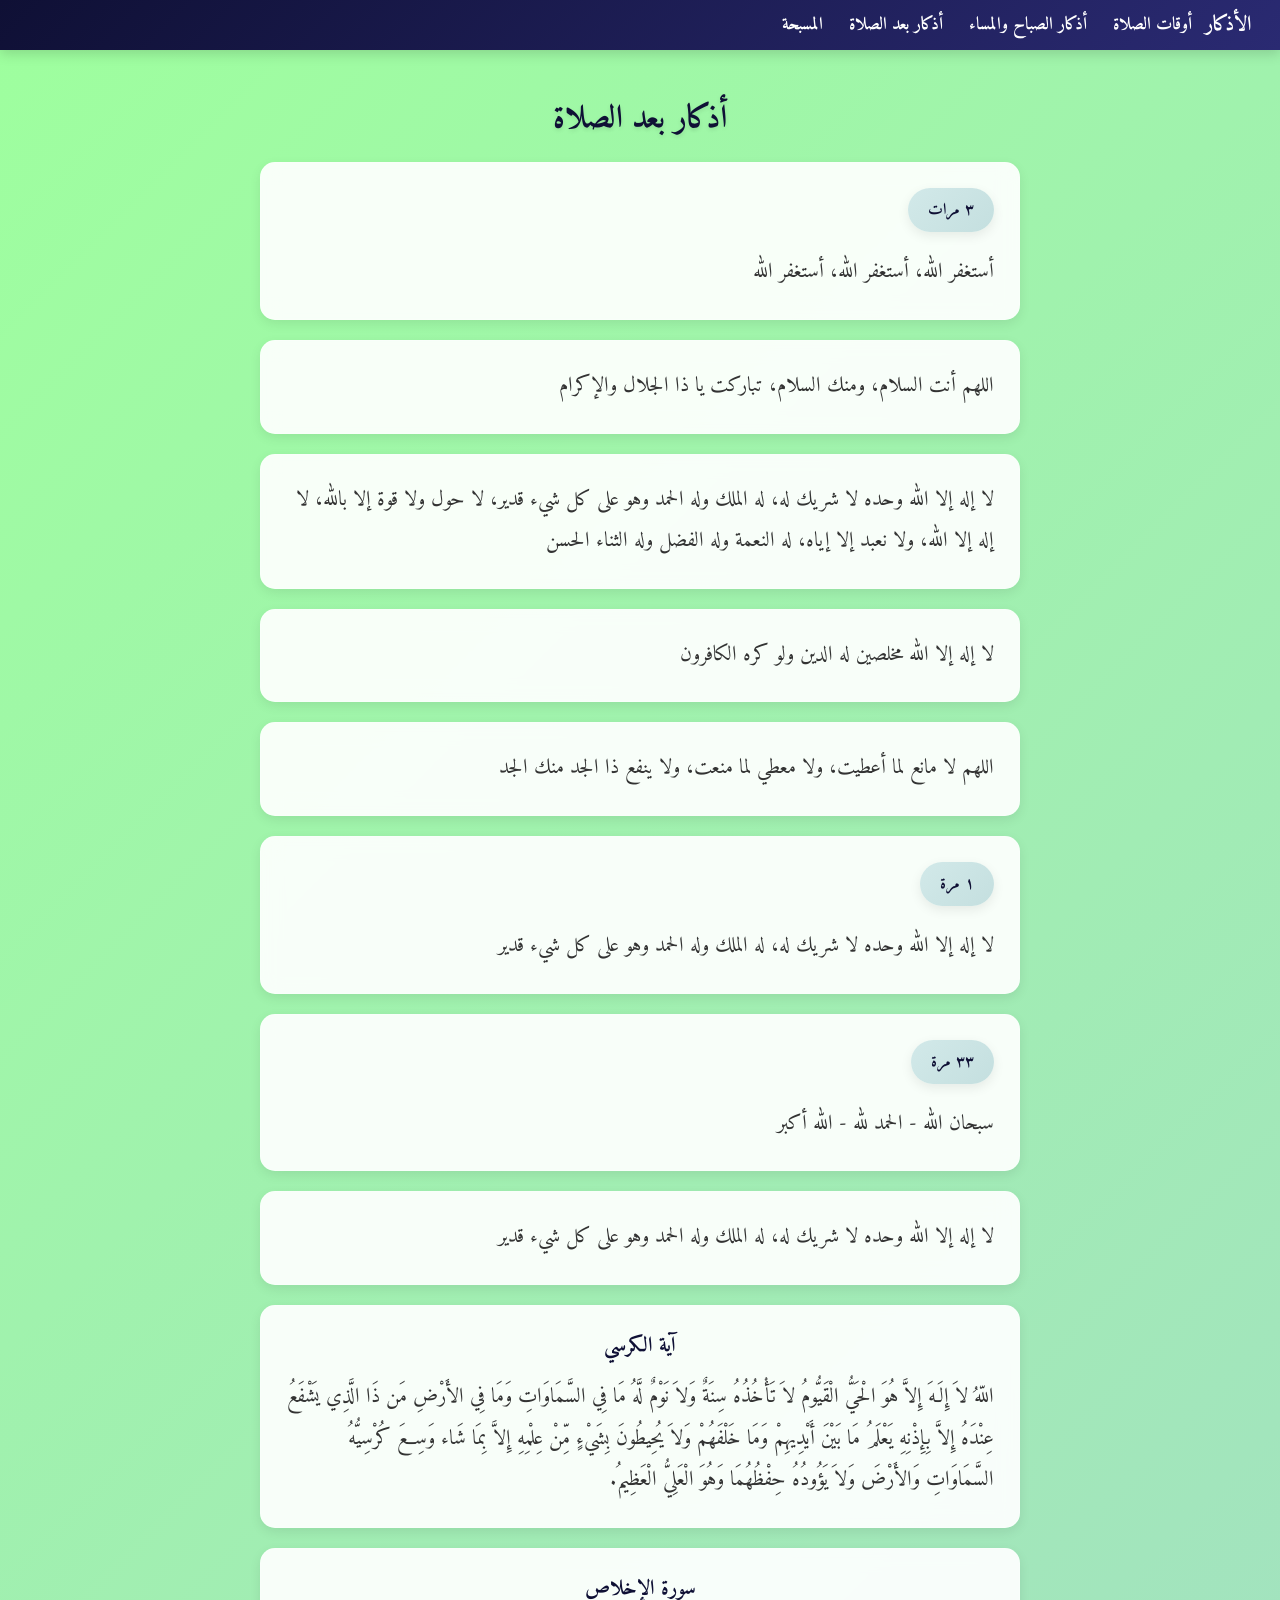
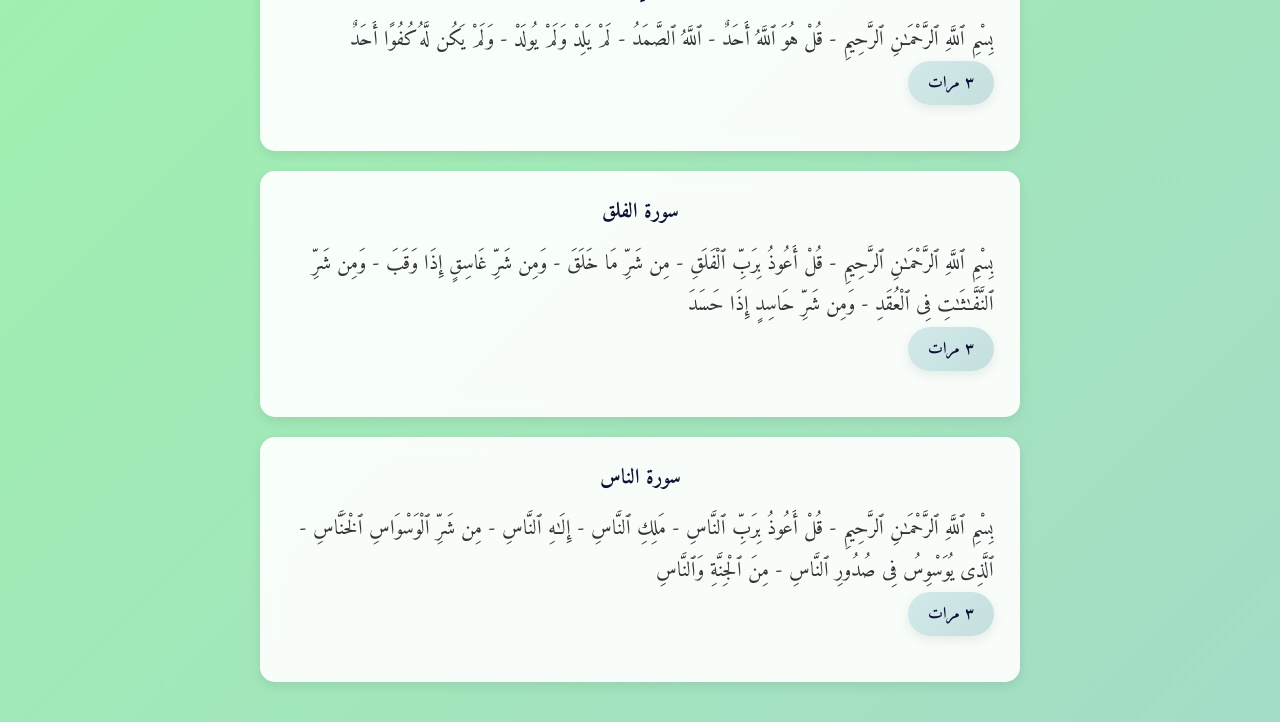
<file: afterprayerAr.html>
<!DOCTYPE html>
<html lang="ar" dir="rtl">
  <head>
    <meta charset="UTF-8" />
    <meta name="viewport" content="width=device-width, initial-scale=1.0" />
    <title>أذكار بعد الصلاة</title>
    <link rel="icon" href="Logo.png" />
    <link
      href="https://cdn.jsdelivr.net/npm/bootstrap@5.3.0/dist/css/bootstrap.min.css"
      rel="stylesheet"
    />
    <link rel="preconnect" href="https://fonts.googleapis.com" />
    <link rel="preconnect" href="https://fonts.gstatic.com" crossorigin />
    <link
      href="https://fonts.googleapis.com/css2?family=Amiri:ital@0;1&family=Urbanist:ital,wght@0,600;1,600&display=swap"
      rel="stylesheet"
    />
    <link rel="stylesheet" href="style.css" />
    <style>
      :root {
        --primary-color: #0f1035;
        --secondary-color: #d2e9e9;
        --accent-color: #c4dfdf;
        --text-color: #333;
        --card-bg: rgba(255, 255, 255, 0.92);
        --gradient-start: rgba(0, 255, 0, 0.382);
        --gradient-end: rgba(0, 0, 255, 0.328);
        --shadow-light: 0 4px 12px rgba(0, 0, 0, 0.08);
        --shadow-medium: 0 8px 20px rgba(0, 0, 0, 0.15);
        --transition: all 0.3s ease;
      }

      body {
        font-family: "Amiri", serif;
        background: linear-gradient(
          135deg,
          var(--gradient-start),
          var(--gradient-end)
        );
        background-size: 400% 400%;
        background-repeat: no-repeat;
        background-attachment: fixed;
        animation: gradientShift 15s ease infinite;
        min-height: 100vh;
        padding: 20px 0;
        margin: 0;
      }

      .main-container {
        max-width: 800px;
        margin: 80px auto 20px;
        padding: 0 20px;
      }

      .section-title {
        color: var(--primary-color);
        font-weight: 700;
        text-align: center;
        margin: 2rem 0 1.5rem 0;
        font-size: 2rem;
        text-shadow: 0 2px 4px rgba(0, 0, 0, 0.1);
      }

      .supplication-card {
        background-color: var(--card-bg);
        border-radius: 15px;
        padding: 25px;
        margin-bottom: 20px;
        box-shadow: var(--shadow-light);
        border: 1px solid rgba(255, 255, 255, 0.2);
        backdrop-filter: blur(10px);
        transition: var(--transition);
        position: relative;
        overflow: hidden;
      }

      .supplication-card::before {
        content: "";
        position: absolute;
        top: 0;
        right: 0;
        width: 4px;
        height: 100%;
        background: var(--primary-color);
        transform: scaleY(0);
        transition: transform 0.3s ease;
      }

      .supplication-card:hover::before {
        transform: scaleY(1);
      }

      .supplication-card:hover {
        transform: translateY(-5px);
        box-shadow: var(--shadow-medium);
      }

      .supplication-text {
        font-size: 1.3rem;
        line-height: 2;
        color: var(--text-color);
        text-align: right;
        margin-bottom: 0;
      }

      .repetition-badge {
        background: linear-gradient(
          135deg,
          var(--secondary-color),
          var(--accent-color)
        );
        color: var(--primary-color);
        padding: 10px 20px;
        border-radius: 25px;
        font-weight: 700;
        font-size: 1rem;
        margin-bottom: 20px;
        display: inline-block;
        box-shadow: var(--shadow-light);
      }

      .sura-title,
      .ayah-title {
        color: var(--primary-color);
        font-weight: 700;
        font-size: 1.3rem;
        margin-bottom: 15px;
        text-align: center;
      }

      .navigation-header {
        background: linear-gradient(135deg, var(--primary-color), #2a2a72);
        color: white;
        padding: 0;
        position: fixed;
        top: 0;
        left: 0;
        width: 100%;
        z-index: 1000;
        box-shadow: 0 4px 12px rgba(0, 0, 0, 0.15);
      }

      .navbar-brand {
        color: white !important;
        font-weight: 700;
        font-size: 1.3rem;
        font-family: "Amiri", serif;
      }

      .nav-link {
        color: white !important;
        font-weight: 600;
        padding: 12px 25px;
        border-radius: 25px;
        transition: var(--transition);
        margin: 0 5px;
        text-decoration: none;
        font-family: "Amiri", serif;
        font-size: 1.1rem;
        text-align: center;
      }

      .nav-link:hover {
        background-color: rgba(255, 255, 255, 0.2);
        transform: translateY(-2px);
      }

      .navbar-toggler {
        border: none;
        padding: 8px 12px;
      }

      .navbar-toggler:focus {
        box-shadow: none;
      }

      .navbar-toggler-icon {
        background-image: url("data:image/svg+xml,%3csvg xmlns='http://www.w3.org/2000/svg' viewBox='0 0 30 30'%3e%3cpath stroke='rgba%28255, 255, 255, 1%29' stroke-linecap='round' stroke-miterlimit='10' stroke-width='2' d='M4 7h22M4 15h22M4 23h22'/%3e%3c/svg%3e");
      }

      @media (max-width: 768px) {
        .section-title {
          font-size: 1.7rem;
        }

        .supplication-text {
          font-size: 1.2rem;
          line-height: 1.9;
        }

        .supplication-card {
          padding: 20px;
        }

        .main-container {
          margin-top: 100px;
        }

        .nav-link {
          padding: 10px 15px;
          font-size: 1rem;
        }
      }

      @media (max-width: 576px) {
        body {
          padding: 10px 0;
        }

        .section-title {
          font-size: 1.5rem;
          margin: 1.5rem 0 1rem 0;
        }

        .supplication-text {
          font-size: 1.1rem;
          line-height: 1.8;
        }

        .supplication-card {
          padding: 15px;
          border-radius: 12px;
        }

        .repetition-badge {
          font-size: 0.9rem;
          padding: 8px 16px;
        }
      }
    </style>
  </head>
  <body>
    <!-- Navigation Header -->
    <nav class="navbar navbar-expand-lg navigation-header">
      <div class="container-fluid">
        <a class="navbar-brand" href="index.html">الأذكار</a>
        <button
          class="navbar-toggler"
          type="button"
          data-bs-toggle="collapse"
          data-bs-target="#navbarNav"
          aria-controls="navbarNav"
          aria-expanded="false"
          aria-label="Toggle navigation"
        >
          <span class="navbar-toggler-icon"></span>
        </button>
        <div class="collapse navbar-collapse" id="navbarNav">
          <div class="navbar-nav ms-auto">
            <a href="index.html" class="nav-link">أوقات الصلاة</a>
            <a href="adkarAr.html" class="nav-link">أذكار الصباح والمساء</a>
            <a href="afterprayerAr.html" class="nav-link">أذكار بعد الصلاة</a>
            <a href="tassbih.html" class="nav-link">المسبحة</a>
          </div>
        </div>
      </div>
    </nav>
    <div class="main-container">
      <h1 class="section-title">أذكار بعد الصلاة</h1>

      <div class="supplication-card">
        <div class="repetition-badge">٣ مرات</div>
        <p class="supplication-text">أستغفر الله، أستغفر الله، أستغفر الله</p>
      </div>

      <div class="supplication-card">
        <p class="supplication-text">
          اللهم أنت السلام، ومنك السلام، تباركت يا ذا الجلال والإكرام
        </p>
      </div>

      <div class="supplication-card">
        <p class="supplication-text">
          لا إله إلا الله وحده لا شريك له، له الملك وله الحمد وهو على كل شيء
          قدير، لا حول ولا قوة إلا بالله، لا إله إلا الله، ولا نعبد إلا إياه، له
          النعمة وله الفضل وله الثناء الحسن
        </p>
      </div>

      <div class="supplication-card">
        <p class="supplication-text">
          لا إله إلا الله مخلصين له الدين ولو كره الكافرون
        </p>
      </div>

      <div class="supplication-card">
        <p class="supplication-text">
          اللهم لا مانع لما أعطيت، ولا معطي لما منعت، ولا ينفع ذا الجد منك الجد
        </p>
      </div>

      <div class="supplication-card">
        <div class="repetition-badge">١ مرة</div>
        <p class="supplication-text">
          لا إله إلا الله وحده لا شريك له، له الملك وله الحمد وهو على كل شيء
          قدير
        </p>
      </div>

      <div class="supplication-card">
        <div class="repetition-badge">٣٣ مرة</div>
        <p class="supplication-text">سبحان الله - الحمد لله - الله أكبر</p>
      </div>

      <div class="supplication-card">
        <p class="supplication-text">
          لا إله إلا الله وحده لا شريك له، له الملك وله الحمد وهو على كل شيء
          قدير
        </p>
      </div>

      <div class="supplication-card">
        <div class="ayah-title">آية الكرسي</div>
        <p class="supplication-text">
          اللّهُ لاَ إِلَـهَ إِلاَّ هُوَ الْحَيُّ الْقَيُّومُ لاَ تَأْخُذُهُ
          سِنَةٌ وَلاَ نَوْمٌ لَّهُ مَا فِي السَّمَاوَاتِ وَمَا فِي الأَرْضِ مَن
          ذَا الَّذِي يَشْفَعُ عِنْدَهُ إِلاَّ بِإِذْنِهِ يَعْلَمُ مَا بَيْنَ
          أَيْدِيهِمْ وَمَا خَلْفَهُمْ وَلاَ يُحِيطُونَ بِشَيْءٍ مِّنْ عِلْمِهِ
          إِلاَّ بِمَا شَاء وَسِعَ كُرْسِيُّهُ السَّمَاوَاتِ وَالأَرْضَ وَلاَ
          يَؤُودُهُ حِفْظُهُمَا وَهُوَ الْعَلِيُّ الْعَظِيمُ.
        </p>
      </div>

      <div class="supplication-card">
        <div class="sura-title">سورة الإخلاص</div>
        <p class="supplication-text">
          بِسْمِ ٱللَّهِ ٱلرَّحْمَـٰنِ ٱلرَّحِيمِ - قُلْ هُوَ ٱللَّهُ أَحَدٌ -
          ٱللَّهُ ٱلصَّمَدُ - لَمْ يَلِدْ وَلَمْ يُولَدْ - وَلَمْ يَكُن لَّهُ
          كُفُوًا أَحَدٌ
        </p>
        <div class="repetition-badge">٣ مرات</div>
      </div>

      <div class="supplication-card">
        <div class="sura-title">سورة الفلق</div>
        <p class="supplication-text">
          بِسْمِ ٱللَّهِ ٱلرَّحْمَـٰنِ ٱلرَّحِيمِ - قُلْ أَعُوذُ بِرَبِّ
          ٱلْفَلَقِ - مِن شَرِّ مَا خَلَقَ - وَمِن شَرِّ غَاسِقٍ إِذَا وَقَبَ -
          وَمِن شَرِّ ٱلنَّفَّـٰثَـٰتِ فِى ٱلْعُقَدِ - وَمِن شَرِّ حَاسِدٍ إِذَا
          حَسَدَ
        </p>
        <div class="repetition-badge">٣ مرات</div>
      </div>

      <div class="supplication-card">
        <div class="sura-title">سورة الناس</div>
        <p class="supplication-text">
          بِسْمِ ٱللَّهِ ٱلرَّحْمَـٰنِ ٱلرَّحِيمِ - قُلْ أَعُوذُ بِرَبِّ
          ٱلنَّاسِ - مَلِكِ ٱلنَّاسِ - إِلَـٰهِ ٱلنَّاسِ - مِن شَرِّ
          ٱلْوَسْوَاسِ ٱلْخَنَّاسِ - ٱلَّذِى يُوَسْوِسُ فِى صُدُورِ ٱلنَّاسِ -
          مِنَ ٱلْجِنَّةِ وَٱلنَّاسِ
        </p>
        <div class="repetition-badge">٣ مرات</div>
      </div>
    </div>

    <script src="https://cdn.jsdelivr.net/npm/bootstrap@5.3.0/dist/js/bootstrap.bundle.min.js"></script>
  </body>
</html>
</file>
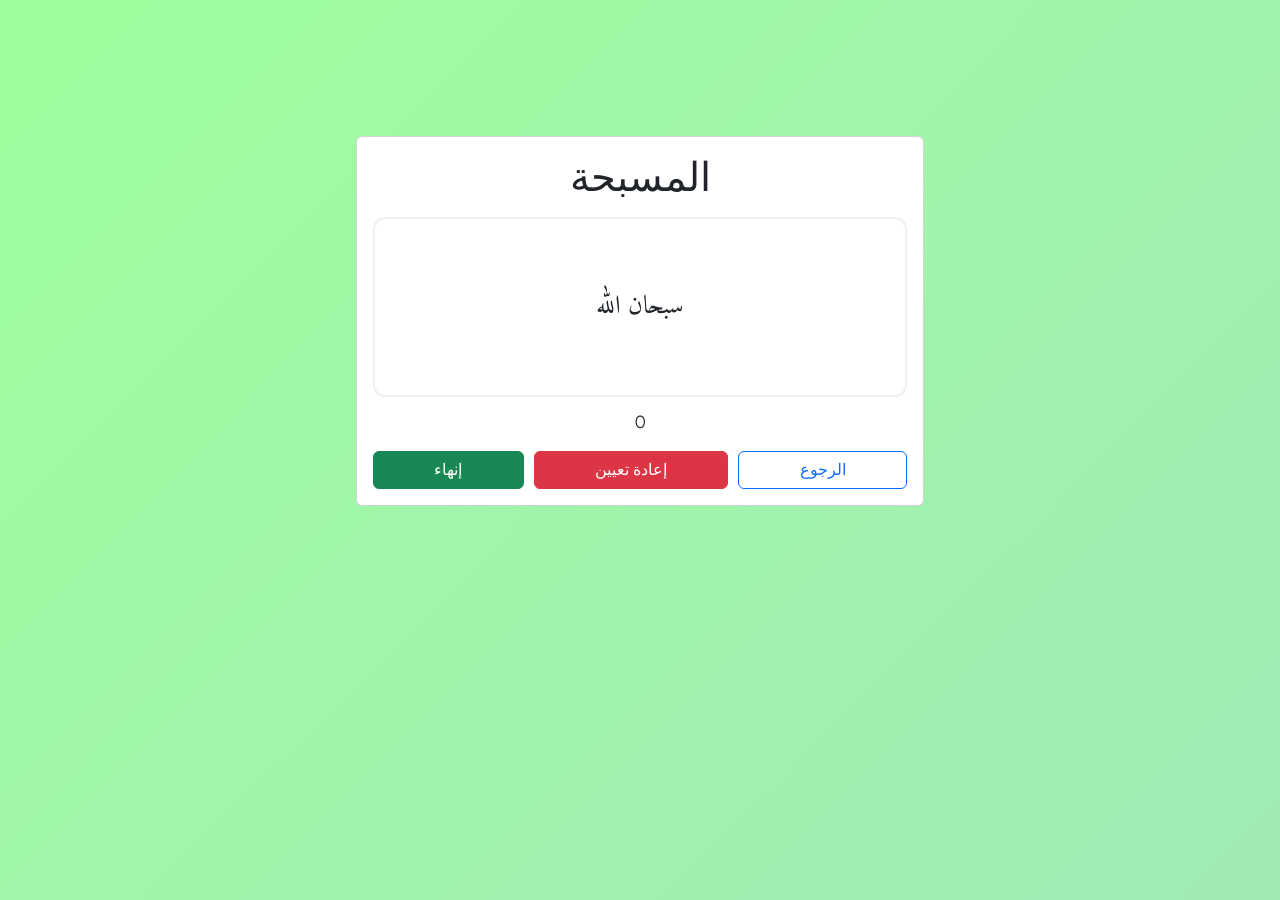
<file: tassbih.html>
<!DOCTYPE html>
<html lang="ar" dir="rtl">
  <head>
    <meta charset="UTF-8" />
    <meta name="viewport" content="width=device-width, initial-scale=1.0" />
    <title>المسبحة</title>
    <link
      href="https://cdn.jsdelivr.net/npm/bootstrap@5.3.0/dist/css/bootstrap.min.css"
      rel="stylesheet"
    />
    <link rel="icon" href="praying.png" type="image/x-icon" />
    <link rel="preconnect" href="https://fonts.googleapis.com" />
    <link rel="preconnect" href="https://fonts.gstatic.com" crossorigin />
    <link
      href="https://fonts.googleapis.com/css2?family=Amiri:ital@0;1&family=Urbanist:ital,wght@0,600;1,600&display=swap"
      rel="stylesheet"
    />
    <link rel="stylesheet" href="style.css" />
    <style>
      /* Small page-specific adjustments that keep global style from style.css */
      body {
        min-height: 100vh;
        display: flex;
        flex-direction: column;
      }

      .tasbih-wrapper {
        max-width: 600px;
        margin: 120px auto 40px; /* leave space for fixed nav */
        padding: 1rem;
      }

      #clickable-area {
        width: 100%;
        min-height: 180px;
        display: flex;
        align-items: center;
        justify-content: center;
        background-color: var(--card-bg, #f8f6f4);
        border: 2px solid rgba(0, 0, 0, 0.06);
        border-radius: 12px;
        cursor: pointer;
        transition: transform 0.12s ease, background-color 0.12s ease;
      }

      #clickable-area:active {
        transform: scale(0.997);
      }

      #phrase-display {
        font-size: 1.6rem;
        margin: 0;
        font-family: "Amiri", serif;
      }

      #count-display {
        font-size: 1.1rem;
        margin-top: 0.75rem;
        text-align: center;
      }

      .controls {
        display: flex;
        gap: 0.6rem;
        margin-top: 1rem;
      }

      @media (max-width: 576px) {
        #clickable-area {
          min-height: 140px;
        }

        #phrase-display {
          font-size: 1.3rem;
        }
      }
    </style>
  </head>

  <body>
    <div class="tasbih-wrapper container">
      <div class="card supplication-card p-3">
        <h1 class="section-title text-center mb-3">المسبحة</h1>

        <div id="clickable-area" role="button" tabindex="0">
          <h2 id="phrase-display">سبحان الله</h2>
        </div>

        <div id="count-display"><span id="count">0</span></div>

        <div class="controls mt-3">
          <a href="index.html" class="btn btn-outline-primary flex-fill"
            >الرجوع</a
          >
          <button id="reset-btn" class="btn btn-danger flex-fill">
            إعادة تعيين
          </button>
          <button id="done-btn" class="btn btn-success flex-fill">إنهاء</button>
        </div>
      </div>
    </div>

    <script>
      let count = 0;
      const phrases = ["سبحان الله", "الحمد لله", "الله أكبر"];
      const specialPhrase =
        "لا إله إلا الله وحده لا شريك له، له الملك وله الحمد وهو على كل شيء قدير";

      const clickableArea = document.getElementById("clickable-area");
      const resetBtn = document.getElementById("reset-btn");
      const countDisplay = document.getElementById("count");
      const phraseDisplay = document.getElementById("phrase-display");

      // Increment the count and display phrase on each click or key press (Enter/Space)
      function incrementCounter() {
        count++;
        countDisplay.textContent = count;

        if (count % 100 === 0) {
          phraseDisplay.textContent = specialPhrase;
        } else {
          phraseDisplay.textContent = phrases[(count - 1) % phrases.length];
        }
      }

      clickableArea.addEventListener("click", incrementCounter);
      clickableArea.addEventListener("keydown", (e) => {
        if (e.key === "Enter" || e.key === " ") incrementCounter();
      });

      // Reset the counter
      resetBtn.addEventListener("click", () => {
        count = 0;
        countDisplay.textContent = count;
        phraseDisplay.textContent = phrases[0];
      });

      // Done button - you can customize this action
      document.getElementById("done-btn").addEventListener("click", () => {
        alert(`تم إنهاء التسبيح بعد ${count} تسبيحة`);
      });
    </script>

    <script src="https://cdn.jsdelivr.net/npm/bootstrap@5.3.0/dist/js/bootstrap.bundle.min.js"></script>
  </body>
</html>
</file>
<file: style.css>
:root {
  --primary-color: #0f1035;
  --secondary-color: #d2e9e9;
  --accent-color: #c4dfdf;
  --text-color: #333;
  --card-bg: rgba(255, 255, 255, 0.92);
  --gradient-start: rgba(0, 255, 0, 0.382);
  --gradient-end: rgba(0, 0, 255, 0.328);
  --shadow-light: 0 4px 12px rgba(0, 0, 0, 0.08);
  --shadow-medium: 0 8px 20px rgba(0, 0, 0, 0.15);
  --shadow-strong: 0 12px 30px rgba(0, 0, 0, 0.2);
  --transition: all 0.4s cubic-bezier(0.175, 0.885, 0.32, 1.1);
}

* {
  margin: 0;
  padding: 0;
  box-sizing: border-box;
}

body {
  font-family: "Urbanist", sans-serif;
  background: linear-gradient(
    135deg,
    var(--gradient-start),
    var(--gradient-end)
  );
  background-size: 400% 400%;
  background-repeat: no-repeat;
  background-attachment: fixed;
  color: var(--text-color);
  min-height: 100vh;
  animation: gradientShift 15s ease infinite;
  transition: direction 0.3s ease, text-align 0.3s ease;
}

@keyframes gradientShift {
  0% {
    background-position: 0% 50%;
  }
  50% {
    background-position: 100% 50%;
  }
  100% {
    background-position: 0% 50%;
  }
}

.container {
  animation: fadeIn 1s ease-out;
}

@keyframes fadeIn {
  from {
    opacity: 0;
    transform: translateY(20px);
  }
  to {
    opacity: 1;
    transform: translateY(0);
  }
}

.prayer-card {
  background-color: var(--card-bg);
  box-shadow: var(--shadow-strong);
  backdrop-filter: blur(15px) saturate(180%);
  border: 1px solid rgba(255, 255, 255, 0.2);
  transition: var(--transition);
}

.prayer-card:hover {
  transform: translateY(-5px);
  box-shadow: var(--shadow-strong), 0 15px 40px rgba(0, 0, 0, 0.25);
}

.app-title {
  color: var(--primary-color);
  font-weight: 700;
  text-shadow: 0 2px 4px rgba(0, 0, 0, 0.1);
  font-size: 2rem;
  margin-bottom: 1.5rem !important;
}

.countdown-section {
  background: linear-gradient(
    135deg,
    var(--secondary-color),
    var(--accent-color)
  );
  box-shadow: var(--shadow-light);
  border: 1px solid rgba(255, 255, 255, 0.3);
  position: relative;
  overflow: hidden;
}

.countdown-section::before {
  content: "";
  position: absolute;
  top: 0;
  left: -100%;
  width: 100%;
  height: 100%;
  background: linear-gradient(
    90deg,
    transparent,
    rgba(255, 255, 255, 0.4),
    transparent
  );
  transition: left 0.5s;
}

.countdown-section:hover::before {
  left: 100%;
}

.countdown-label {
  font-size: 1rem;
  font-weight: 600;
  color: var(--primary-color);
  opacity: 0.9;
}

.next-prayer-name {
  font-size: 1.3rem;
  font-weight: 700;
  color: var(--primary-color);
  text-transform: uppercase;
  letter-spacing: 1px;
}

.countdown-timer {
  font-size: 2.2rem;
  font-weight: 800;
  color: var(--primary-color);
  letter-spacing: 2px;
  text-shadow: 0 2px 4px rgba(0, 0, 0, 0.1);
  font-family: "Courier New", monospace;
}

.prayer-time {
  background: linear-gradient(
    135deg,
    rgba(210, 233, 233, 0.8),
    rgba(196, 223, 223, 0.9)
  );
  transition: var(--transition);
  box-shadow: var(--shadow-light);
  border: 1px solid rgba(255, 255, 255, 0.2);
  position: relative;
  overflow: hidden;
}

.prayer-time::before {
  content: "";
  position: absolute;
  top: 0;
  left: 0;
  width: 4px;
  height: 100%;
  background: var(--primary-color);
  transform: scaleY(0);
  transition: transform 0.3s ease;
}

.prayer-time:hover {
  transform: translateY(-3px) scale(1.02);
  box-shadow: var(--shadow-medium);
}

.prayer-time:hover::before {
  transform: scaleY(1);
}

.prayer-time.active {
  background: linear-gradient(135deg, var(--primary-color), #2a2a72);
  color: white;
  box-shadow: var(--shadow-medium);
}

.prayer-time.active::before {
  transform: scaleY(1);
  background: white;
}

.prayer-name {
  font-weight: 700;
  font-size: 1.2rem;
  letter-spacing: 0.5px;
}

.prayer-hour {
  font-size: 1.2rem;
  font-weight: 600;
  font-family: "Courier New", monospace;
}

.language-selector {
  max-width: 200px;
  margin: 0 auto 20px;
}

.language-selector .form-select {
  border: 1px solid rgba(255, 255, 255, 0.3);
  background: rgba(255, 255, 255, 0.9);
  backdrop-filter: blur(10px);
  transition: var(--transition);
}

.language-selector .form-select:focus {
  box-shadow: 0 0 0 3px rgba(15, 16, 53, 0.2);
  border-color: var(--primary-color);
}

.form-select,
.form-select-lg {
  border: 1px solid rgba(255, 255, 255, 0.3);
  background: rgba(255, 255, 255, 0.9);
  backdrop-filter: blur(10px);
  transition: var(--transition);
}

.form-select:focus,
.form-select-lg:focus {
  box-shadow: 0 0 0 3px rgba(15, 16, 53, 0.2);
  border-color: var(--primary-color);
}

.badge {
  backdrop-filter: blur(10px);
  background: rgba(15, 16, 53, 0.8) !important;
  font-weight: 600;
  letter-spacing: 0.5px;
}

/* RTL and LTR layout support */
body[dir="rtl"] {
  direction: rtl;
  text-align: right;
}

body[dir="ltr"] {
  direction: ltr;
  text-align: left;
}

/* RTL specific adjustments */
body[dir="rtl"] .prayer-time {
  flex-direction: row-reverse;
}

body[dir="rtl"] .language-selector,
body[dir="rtl"] .form-select,
body[dir="rtl"] .prayer-time.d-flex {
  text-align: right;
}

/* Ensure proper alignment for RTL */
body[dir="rtl"] .prayer-time.d-flex.justify-content-between {
  flex-direction: row-reverse;
}

/* Arabic font styling */
body[dir="rtl"] .app-title,
body[dir="rtl"] .countdown-label,
body[dir="rtl"] .next-prayer-name,
body[dir="rtl"] .prayer-name,
body[dir="rtl"] .form-label,
body[dir="rtl"] .form-select {
  font-family: "Amiri", serif;
}

/* LTR languages use Urbanist */
body[dir="ltr"] .app-title,
body[dir="ltr"] .countdown-label,
body[dir="ltr"] .next-prayer-name,
body[dir="ltr"] .prayer-name,
body[dir="ltr"] .form-label,
body[dir="ltr"] .form-select {
  font-family: "Urbanist", sans-serif;
}

.container,
.prayer-card,
.prayer-time {
  transition: all 0.3s ease;
}

/* Responsive Design */
@media (max-width: 768px) {
  .app-title {
    font-size: 1.7rem;
  }

  .countdown-timer {
    font-size: 1.8rem;
  }

  .next-prayer-name {
    font-size: 1.1rem;
  }

  .prayer-name,
  .prayer-hour {
    font-size: 1.1rem;
  }
}

@media (max-width: 576px) {
  body {
    padding: 15px 0;
  }

  .app-title {
    font-size: 1.5rem;
  }

  .countdown-timer {
    font-size: 1.6rem;
  }

  .prayer-card {
    border-radius: 20px !important;
  }

  .prayer-time {
    padding: 20px 15px !important;
  }
}

/* Loading Animation */
@keyframes pulse {
  0% {
    opacity: 1;
  }
  50% {
    opacity: 0.5;
  }
  100% {
    opacity: 1;
  }
}

.loading {
  animation: pulse 1.5s ease-in-out infinite;
}

/* Scrollbar Styling */
::-webkit-scrollbar {
  width: 8px;
}

::-webkit-scrollbar-track {
  background: rgba(255, 255, 255, 0.1);
  border-radius: 10px;
}

::-webkit-scrollbar-thumb {
  background: var(--primary-color);
  border-radius: 10px;
}

::-webkit-scrollbar-thumb:hover {
  background: #2a2a72;
}
</file>
